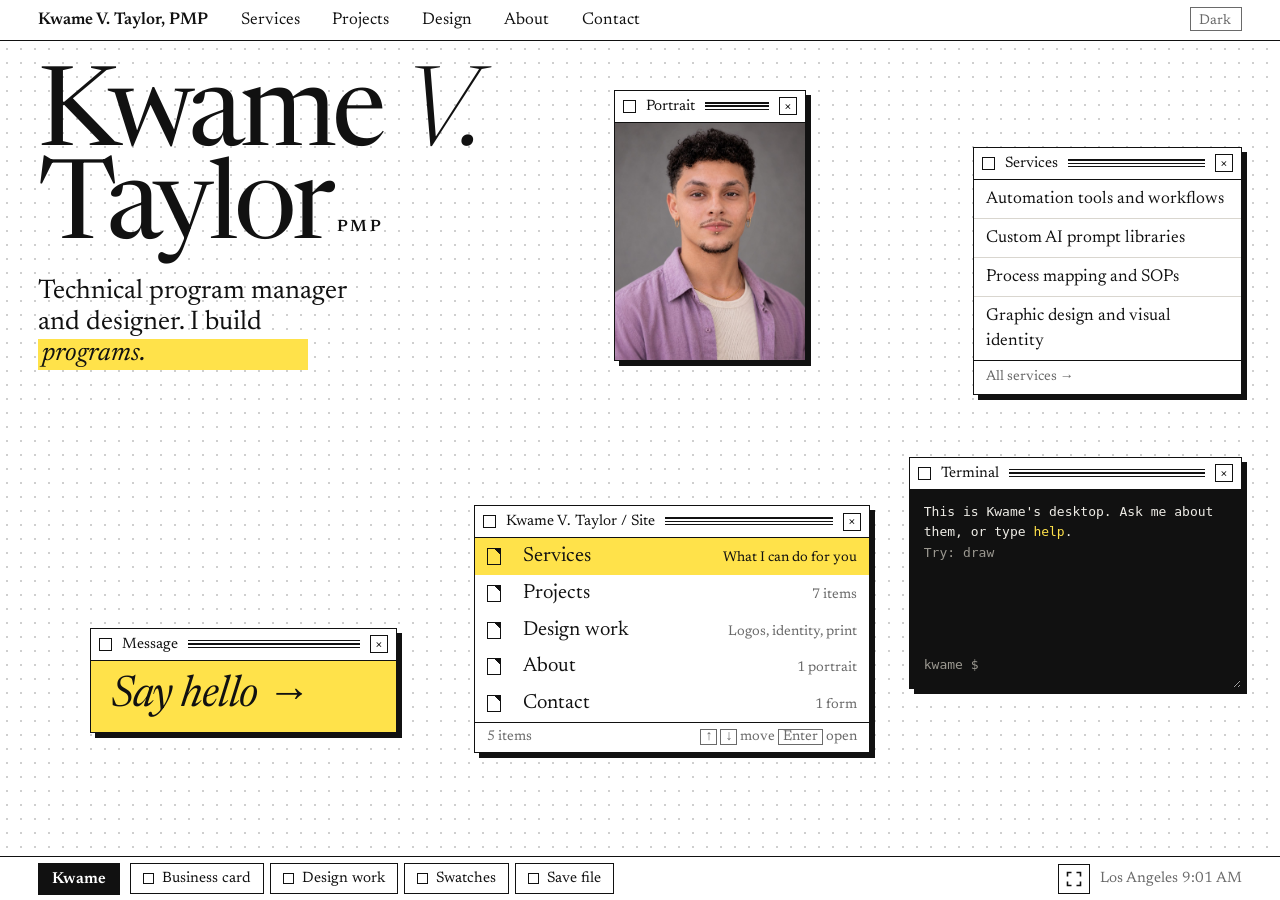
<file: index.html>
<!doctype html>
<html lang="en">
<head>
<meta charset="utf-8">
<meta name="viewport" content="width=device-width, initial-scale=1">
<title>Kwame V. Taylor, PMP</title>
<meta name="description" content="Kwame V. Taylor, PMP. Technical program manager and designer in Los Angeles.">
<link rel="icon" href="favicon.svg" type="image/svg+xml">
<link rel="preconnect" href="https://fonts.googleapis.com">
<link rel="preconnect" href="https://fonts.gstatic.com" crossorigin>
<link rel="stylesheet" href="https://fonts.googleapis.com/css2?family=Newsreader:ital,opsz,wght@0,6..72,300..700;1,6..72,300..700&display=swap">
<link rel="stylesheet" href="assets/css/site.css?v=883da53">
<script>try{var t=localStorage.getItem("theme");if(t)document.documentElement.dataset.theme=t;localStorage.removeItem("accent");localStorage.removeItem("save2");var a=sessionStorage.getItem("accent");if(/^#[0-9a-f]{6}$/i.test(a))document.documentElement.style.setProperty("--sel",a)}catch(e){}</script>
</head>
<body data-page="home">
<a class="skip" href="#main">Skip to content</a>
<header class="bar">
  <nav aria-label="Pages"><a class="me" href="index.html">Kwame V. Taylor, PMP</a><a href="services.html">Services</a><a href="projects.html">Projects</a><a href="design.html">Design</a><a href="about.html">About</a><a href="contact.html">Contact</a></nav>
  <div class="r"><button id="theme" type="button">Dark</button></div>
</header>
<main id="main" class="desk">
  <div class="hero">
    <h1>Kwame <em>V.</em> Taylor<small> PMP</small></h1>
    <p class="lead">Technical program manager and designer. I build <span class="swap">data models.</span></p>
  </div>
  <section class="win p" style="--x:48;--y:6;--w:15;--k:1" aria-label="Portrait"><div class="tb"><span>Portrait</span><button class="x" type="button" aria-label="Minimize Portrait">×</button></div><div class="photo" role="img" aria-label="Portrait placeholder"></div></section>
  <section class="win" style="--x:76;--y:13;--w:21;--k:2" aria-label="Services"><div class="tb"><span>Services</span><button class="x" type="button" aria-label="Minimize Services">×</button></div><ul class="svc" id="svc"></ul><a class="more" href="services.html">All services →︎</a></section>
  <section class="win cardwin" style="--x:72;--y:5;--w:25;--k:3" aria-label="Business card" data-start="min"><div class="tb"><span>Business card</span><button class="x" type="button" aria-label="Minimize Business card">×</button></div><div class="body cardwrap"><button class="flip" type="button" aria-pressed="false" aria-label="Flip the business card"><span class="card"><span class="face f"><span class="redact" aria-hidden="true"><em>Hidden from spam bots</em></span><img src="assets/img/card/front.png" alt="Front of Kwame's business card: Kwame V. Taylor, PMP. Technical Program Management, Data Science, Social Impact. Los Angeles, CA."></span><span class="face b"><img src="assets/img/card/fig-1.png" alt=""></span></span></button><p class="cardnote">Email hidden from spam bots. <a href="contact.html">Say hello →︎</a></p></div><div class="st"><span class="figno">Front</span><span>Click to flip</span></div></section>
  <section class="win" style="--x:37;--y:57;--w:31;--k:4" aria-label="Kwame V. Taylor / Site"><div class="tb"><span>Kwame V. Taylor / Site</span><button class="x" type="button" aria-label="Minimize Kwame V. Taylor / Site">×</button></div>
    <nav class="files" id="files" aria-label="Pages, as files">
      <a href="services.html" class="cur"><span>Services</span><small>What I can do for you</small></a>
      <a href="projects.html"><span>Projects</span><small id="pcount">Code and data</small></a>
      <a href="design.html"><span>Design work</span><small>Logos, identity, print</small></a>
      <a href="about.html"><span>About</span><small>1 portrait</small></a>
      <a href="contact.html"><span>Contact</span><small>1 form</small></a>
    </nav>
    <div class="st"><span>5 items</span><span class="keys"><kbd>↑︎</kbd><kbd>↓︎</kbd>move <kbd>Enter</kbd>open</span></div></section>
  <section class="win" style="--x:7;--y:72;--w:24;--k:5" aria-label="Message"><div class="tb"><span>Message</span><button class="x" type="button" aria-label="Minimize Message">×</button></div><a class="hello" href="contact.html">Say hello <b>→︎</b></a></section>
  <section class="win" style="--x:36;--y:20;--w:26;--k:6" aria-label="Design work" data-start="min"><div class="tb"><span>Design work</span><button class="x" type="button" aria-label="Minimize Design work">×</button></div><div class="body"><div class="folder" id="folder"></div></div><div class="st"><a href="design.html">Open the gallery →︎</a><span>Logos, identity, print</span></div></section>
  <section class="win" style="--x:40;--y:78;--w:23;--k:7" aria-label="Swatches" data-start="min"><div class="tb"><span>Swatches</span><button class="x" type="button" aria-label="Minimize Swatches">×</button></div><div class="body"><div class="sw" id="sw" role="group" aria-label="Accent color"></div><p class="k">Pick a color. It lasts for this visit.</p></div></section>
  <section class="win termwin" style="--x:71;--y:51;--w:26;--k:8" aria-label="Terminal"><div class="tb"><span>Terminal</span><button class="x" type="button" aria-label="Minimize Terminal">×</button></div><div class="term" id="term"><div id="tout"><p>This is Kwame's desktop. Ask me about them, or type <b>help</b>.</p></div><form id="tf"><label for="ti">kwame $</label><input id="ti" autocomplete="off" spellcheck="false" aria-label="Terminal command"></form></div></section>
  <section class="win" style="--x:44;--y:30;--w:24;--k:9" aria-label="Save file" data-start="min"><div class="tb"><span>Save file</span><button class="x" type="button" aria-label="Minimize Save file">×</button></div><div class="body"><div class="slot on"><b>Slot 1 · Kwame</b><span class="k">Class</span><span>Program manager, PMP</span><span class="k">Play time</span><span>99:59</span><span class="k">Location</span><span>Los Angeles</span></div><div class="slot e" id="slot2"><b>Slot 2 · Empty</b><span class="hint">Type save in the terminal.</span></div></div><div class="st"><span>About, as a save screen</span><a href="about.html">Continue →︎</a></div></section>
</main>
<div class="taskbar" role="toolbar" aria-label="Taskbar">
  <div class="start"><button id="startbtn" type="button" aria-expanded="false" aria-controls="startmenu">Kwame</button>
    <nav class="startmenu" id="startmenu" aria-label="Start menu" hidden>
      <a href="services.html">Services</a><a href="projects.html">Projects</a><a href="design.html">Design work</a><a href="about.html">About</a><a href="contact.html">Contact</a>
      <hr><a href="https://www.linkedin.com/in/kwame-v-taylor" target="_blank" rel="noopener">LinkedIn ↗︎</a><a href="https://github.com/KwameTaylor" target="_blank" rel="noopener">GitHub ↗︎</a>
    </nav></div>
  <div class="dock" id="dock" aria-label="Minimized windows"></div>
  <button class="fsbtn" id="fsbtn" type="button" aria-label="Full screen" aria-pressed="false" hidden><svg viewBox="0 0 16 16" width="16" height="16" aria-hidden="true"><path d="M1.5 5.5v-4h4M10.5 1.5h4v4M14.5 10.5v4h-4M5.5 14.5h-4v-4" fill="none" stroke="currentColor" stroke-width="1.6"/></svg></button>
  <span class="tclock" id="clock">Los Angeles</span>
</div>
<footer class="foot">
  <span>Kwame V. Taylor, PMP · Los Angeles, CA</span>
  <span><a href="https://www.linkedin.com/in/kwame-v-taylor" target="_blank" rel="noopener">LinkedIn</a><a href="https://github.com/KwameTaylor" target="_blank" rel="noopener">GitHub</a><a href="contact.html">Say hello</a></span>
</footer>
<script src="assets/js/content.js?v=883da53"></script>
<script src="assets/js/site.js?v=883da53"></script>
</body>
</html>
</file>
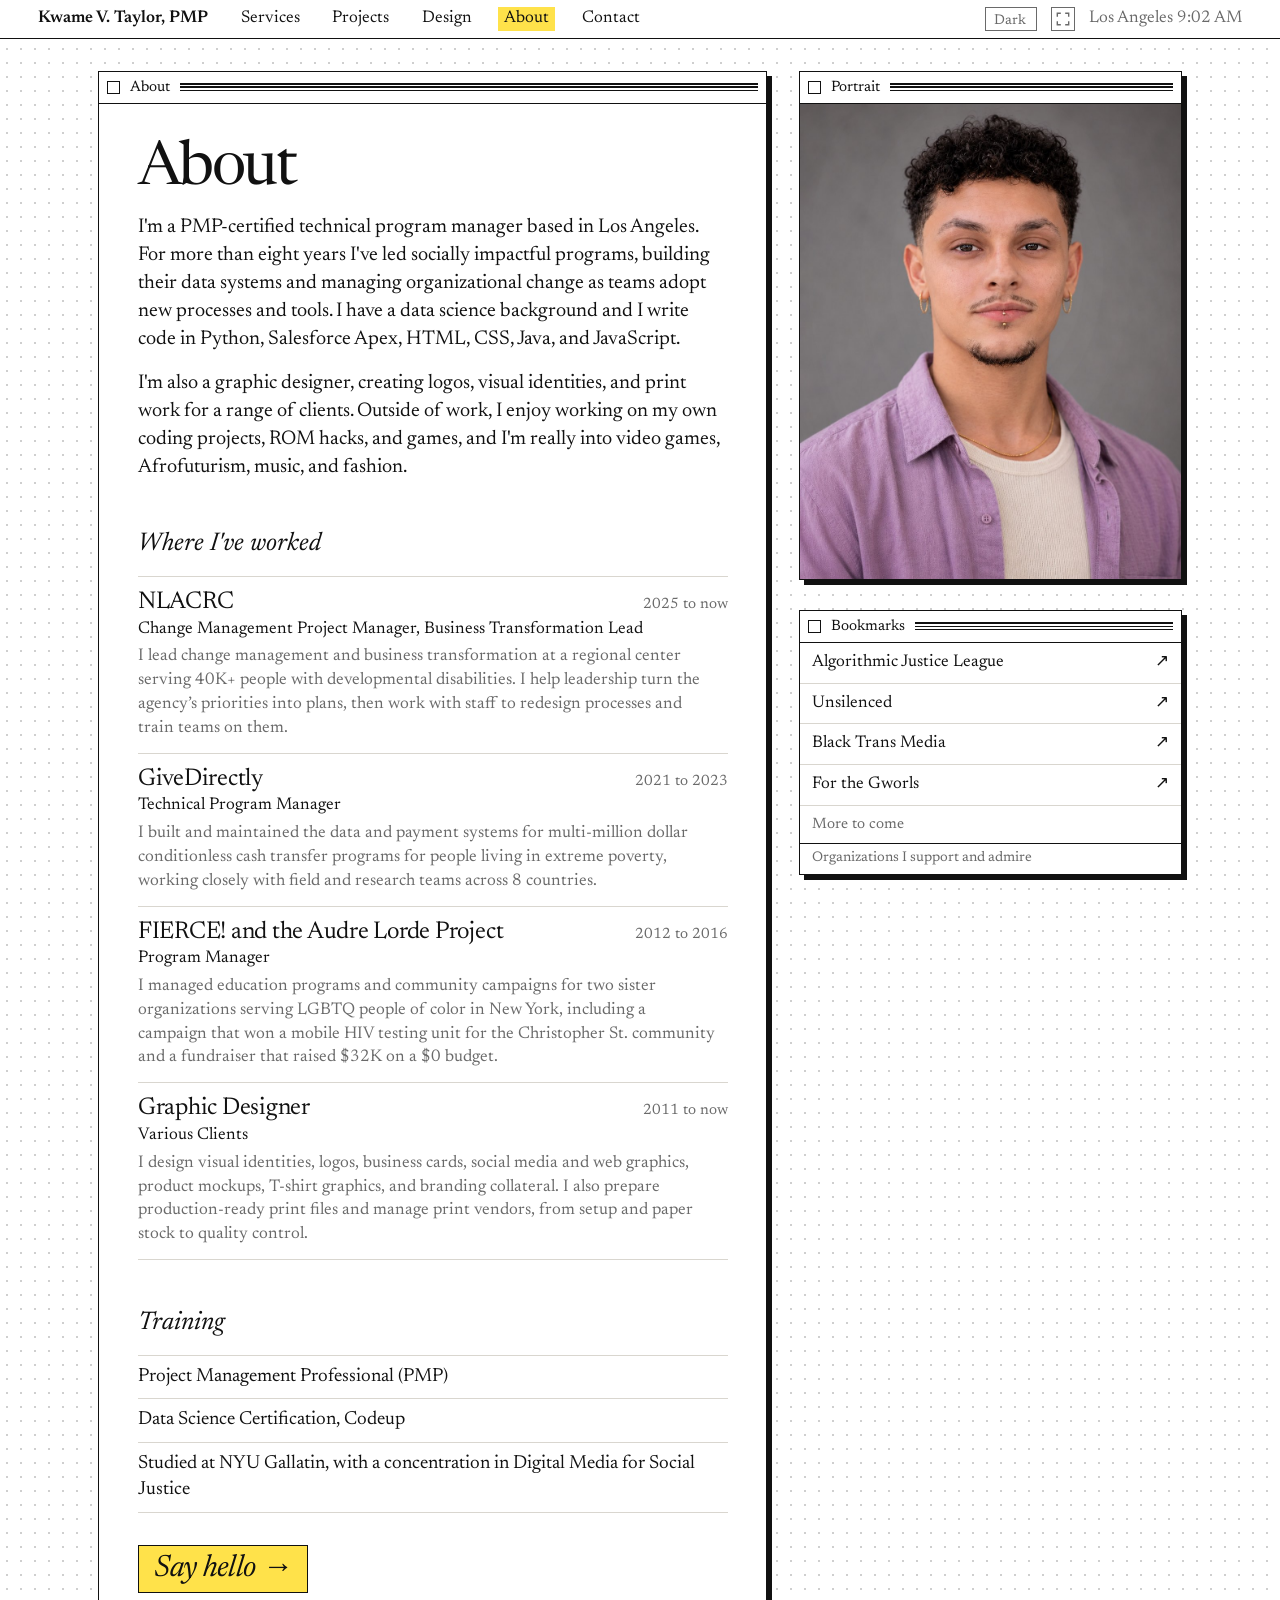
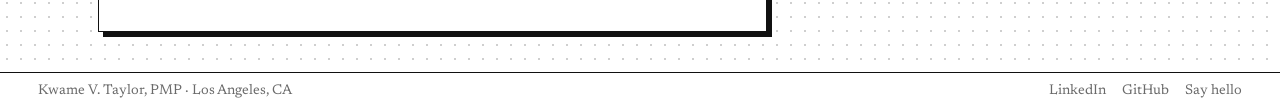
<file: about.html>
<!doctype html>
<html lang="en">
<head>
<meta charset="utf-8">
<meta name="viewport" content="width=device-width, initial-scale=1">
<title>About · Kwame V. Taylor</title>
<meta name="description" content="About Kwame V. Taylor, PMP, a technical program manager and designer in Los Angeles.">
<link rel="icon" href="favicon.svg" type="image/svg+xml">
<link rel="preconnect" href="https://fonts.googleapis.com">
<link rel="preconnect" href="https://fonts.gstatic.com" crossorigin>
<link rel="stylesheet" href="https://fonts.googleapis.com/css2?family=Newsreader:ital,opsz,wght@0,6..72,300..700;1,6..72,300..700&display=swap">
<link rel="stylesheet" href="assets/css/site.css?v=883da53">
<script>try{var t=localStorage.getItem("theme");if(t)document.documentElement.dataset.theme=t;localStorage.removeItem("accent");localStorage.removeItem("save2");var a=sessionStorage.getItem("accent");if(/^#[0-9a-f]{6}$/i.test(a))document.documentElement.style.setProperty("--sel",a)}catch(e){}</script>
</head>
<body data-page="about">
<a class="skip" href="#main">Skip to content</a>
<header class="bar">
  <nav aria-label="Pages"><a class="me" href="index.html">Kwame V. Taylor, PMP</a><a href="services.html">Services</a><a href="projects.html">Projects</a><a href="design.html">Design</a><a href="about.html" aria-current="page">About</a><a href="contact.html">Contact</a></nav>
  <div class="r"><button id="theme" type="button">Dark</button><button class="fsbtn" id="fsbtn" type="button" aria-label="Full screen" aria-pressed="false" hidden><svg viewBox="0 0 16 16" width="16" height="16" aria-hidden="true"><path d="M1.5 5.5v-4h4M10.5 1.5h4v4M14.5 10.5v4h-4M5.5 14.5h-4v-4" fill="none" stroke="currentColor" stroke-width="1.6"/></svg></button><span id="clock">Los Angeles</span></div>
</header>
<main id="main" class="page wide">
  <div class="cols">
    <section class="win doc"><div class="tb">About</div>
      <div class="body">
        <h1 class="h">About</h1>
        <p>I'm a PMP-certified technical program manager based in Los Angeles. For more than eight years I've led socially impactful programs, building their data systems and managing organizational change as teams adopt new processes and tools. I have a data science background and I write code in Python, Salesforce Apex, HTML, CSS, Java, and JavaScript. </p>
        <p>I'm also a graphic designer, creating logos, visual identities, and print work for a range of clients. Outside of work, I enjoy working on my own coding projects, ROM hacks, and games, and I'm really into video games, Afrofuturism, music, and fashion.</p>
        <h2 id="experience">Where I've worked</h2>
        <ul class="xp">
          <li><b>NLACRC</b><span class="when">2025 to now</span><span>Change Management Project Manager, Business Transformation Lead</span><p>I lead change management and business transformation at a regional center serving 40K+ people with developmental disabilities. I help leadership turn the agency’s priorities into plans, then work with staff to redesign processes and train teams on them.</p></li>
          <li><b>GiveDirectly</b><span class="when">2021 to 2023</span><span>Technical Program Manager</span><p>I built and maintained the data and payment systems for multi-million dollar conditionless cash transfer programs for people living in extreme poverty, working closely with field and research teams across 8 countries.</p></li>
          <li><b>FIERCE! and the Audre Lorde Project</b><span class="when">2012 to 2016</span><span>Program Manager</span><p>I managed education programs and community campaigns for two sister organizations serving LGBTQ people of color in New York, including a campaign that won a mobile HIV testing unit for the Christopher St. community and a fundraiser that raised $32K on a $0 budget.</p></li>
          <li><b>Graphic Designer</b><span class="when">2011 to now</span><span>Various Clients</span><p>I design visual identities, logos, business cards, social media and web graphics, product mockups, T-shirt graphics, and branding collateral. I also prepare production-ready print files and manage print vendors, from setup and paper stock to quality control.</p></li>
        </ul>
        <h2>Training</h2>
        <ul class="plain">
          <li>Project Management Professional (PMP)</li>
          <li>Data Science Certification, Codeup</li>
          <li>Studied at NYU Gallatin, with a concentration in Digital Media for Social Justice</li>
        </ul>
        <p style="margin-top:1.6em"><a class="cta" href="contact.html">Say hello <b>→︎</b></a></p>
      </div>
    </section>
    <div class="sidecol">
      <section class="win" aria-label="Portrait"><div class="tb">Portrait</div><div class="photo" role="img" aria-label="Portrait placeholder"></div></section>
      <section class="win" aria-label="Organizations I support and admire"><div class="tb">Bookmarks</div><ul class="bm" id="bm"></ul><div class="st"><span>Organizations I support and admire</span></div></section>
    </div>
  </div>
</main>
<footer class="foot">
  <span>Kwame V. Taylor, PMP · Los Angeles, CA</span>
  <span><a href="https://www.linkedin.com/in/kwame-v-taylor" target="_blank" rel="noopener">LinkedIn</a><a href="https://github.com/KwameTaylor" target="_blank" rel="noopener">GitHub</a><a href="contact.html">Say hello</a></span>
</footer>
<script src="assets/js/content.js?v=883da53"></script>
<script src="assets/js/site.js?v=883da53"></script>
</body>
</html>
</file>
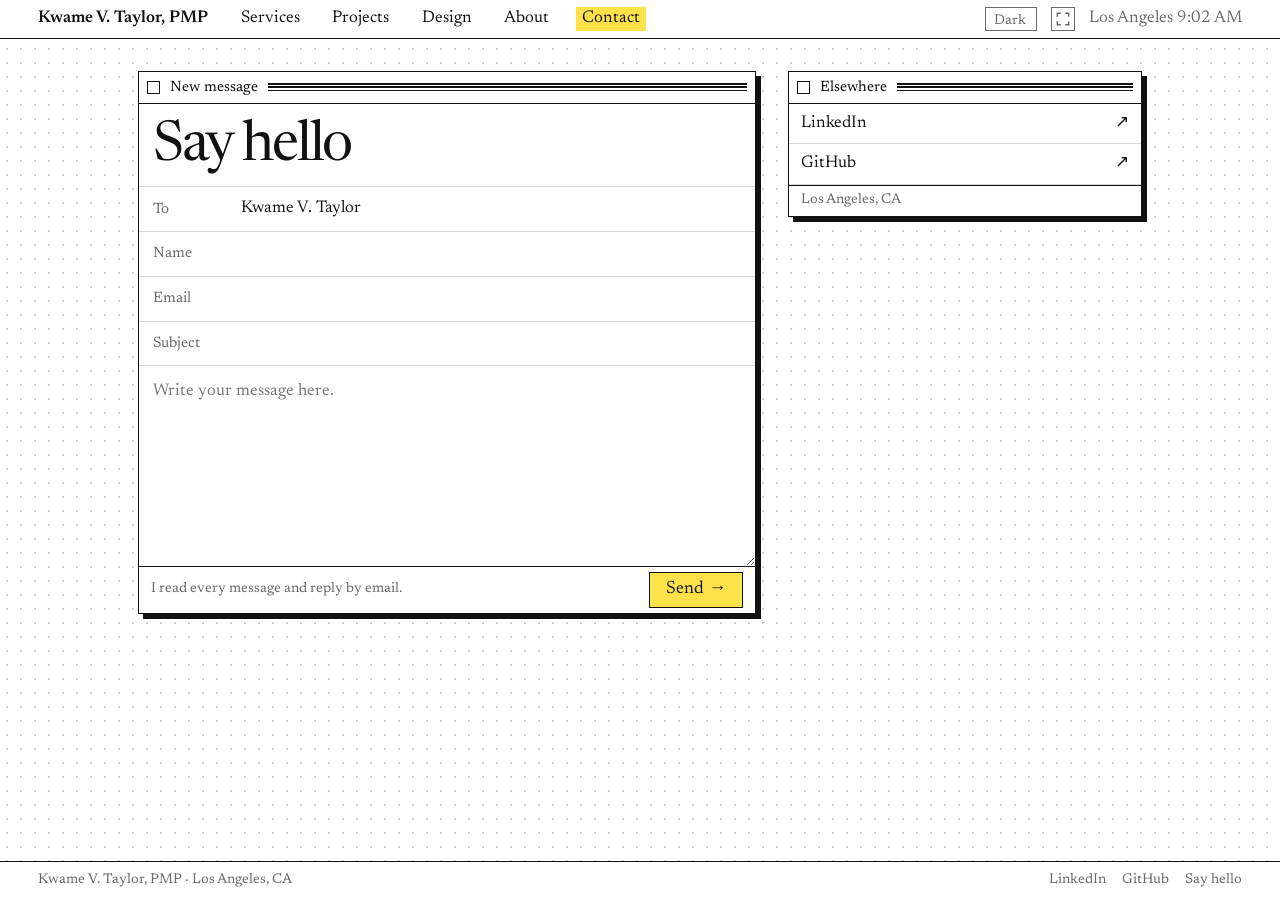
<file: contact.html>
<!doctype html>
<html lang="en">
<head>
<meta charset="utf-8">
<meta name="viewport" content="width=device-width, initial-scale=1">
<title>Contact · Kwame V. Taylor</title>
<meta name="description" content="Send a message to Kwame V. Taylor.">
<link rel="icon" href="favicon.svg" type="image/svg+xml">
<link rel="preconnect" href="https://fonts.googleapis.com">
<link rel="preconnect" href="https://fonts.gstatic.com" crossorigin>
<link rel="stylesheet" href="https://fonts.googleapis.com/css2?family=Newsreader:ital,opsz,wght@0,6..72,300..700;1,6..72,300..700&display=swap">
<link rel="stylesheet" href="assets/css/site.css?v=883da53">
<script>try{var t=localStorage.getItem("theme");if(t)document.documentElement.dataset.theme=t;localStorage.removeItem("accent");localStorage.removeItem("save2");var a=sessionStorage.getItem("accent");if(/^#[0-9a-f]{6}$/i.test(a))document.documentElement.style.setProperty("--sel",a)}catch(e){}</script>
</head>
<body data-page="contact">
<a class="skip" href="#main">Skip to content</a>
<header class="bar">
  <nav aria-label="Pages"><a class="me" href="index.html">Kwame V. Taylor, PMP</a><a href="services.html">Services</a><a href="projects.html">Projects</a><a href="design.html">Design</a><a href="about.html">About</a><a href="contact.html" aria-current="page">Contact</a></nav>
  <div class="r"><button id="theme" type="button">Dark</button><button class="fsbtn" id="fsbtn" type="button" aria-label="Full screen" aria-pressed="false" hidden><svg viewBox="0 0 16 16" width="16" height="16" aria-hidden="true"><path d="M1.5 5.5v-4h4M10.5 1.5h4v4M14.5 10.5v4h-4M5.5 14.5h-4v-4" fill="none" stroke="currentColor" stroke-width="1.6"/></svg></button><span id="clock">Los Angeles</span></div>
</header>
<main id="main" class="page">
  <div class="cols">
    <section class="win compose"><div class="tb">New message</div>
      <form id="form" method="post" novalidate>
        <h1 class="h" style="padding:18px 14px 14px;font-size:clamp(34px,4.4vw,64px)">Say hello</h1>
        <div class="f" style="border-top:1px solid var(--rule)"><label for="to">To</label><input id="to" value="Kwame V. Taylor" readonly tabindex="-1"></div>
        <div class="f"><label for="name">Name</label><input id="name" name="name" autocomplete="name" required></div>
        <div class="f"><label for="email">Email</label><input id="email" name="email" type="email" autocomplete="email" required></div>
        <div class="f"><label for="subject">Subject</label><input id="subject" name="subject"></div>
        <div class="hp" aria-hidden="true"><label for="gotcha">Leave this empty</label><input id="gotcha" name="_gotcha" tabindex="-1" autocomplete="off"></div>
        <label for="message" class="hp">Message</label>
        <textarea id="message" name="message" placeholder="Write your message here." required></textarea>
        <div class="st"><span id="fstatus" role="status">I read every message and reply by email.</span><button class="btn" id="send" type="submit">Send <b>→︎</b></button></div>
      </form>
    </section>
    <div class="sidecol">
      <section class="win" aria-label="Elsewhere"><div class="tb">Elsewhere</div>
        <ul class="bm"><li><a href="https://www.linkedin.com/in/kwame-v-taylor" target="_blank" rel="noopener"><span>LinkedIn</span><span aria-hidden="true">↗︎</span></a></li>
        <li><a href="https://github.com/KwameTaylor" target="_blank" rel="noopener"><span>GitHub</span><span aria-hidden="true">↗︎</span></a></li></ul>
        <div class="st"><span>Los Angeles, CA</span></div></section>
    </div>
  </div>
</main>
<footer class="foot">
  <span>Kwame V. Taylor, PMP · Los Angeles, CA</span>
  <span><a href="https://www.linkedin.com/in/kwame-v-taylor" target="_blank" rel="noopener">LinkedIn</a><a href="https://github.com/KwameTaylor" target="_blank" rel="noopener">GitHub</a><a href="contact.html">Say hello</a></span>
</footer>
<script src="assets/js/content.js?v=883da53"></script>
<script src="assets/js/site.js?v=883da53"></script>
</body>
</html>
</file>
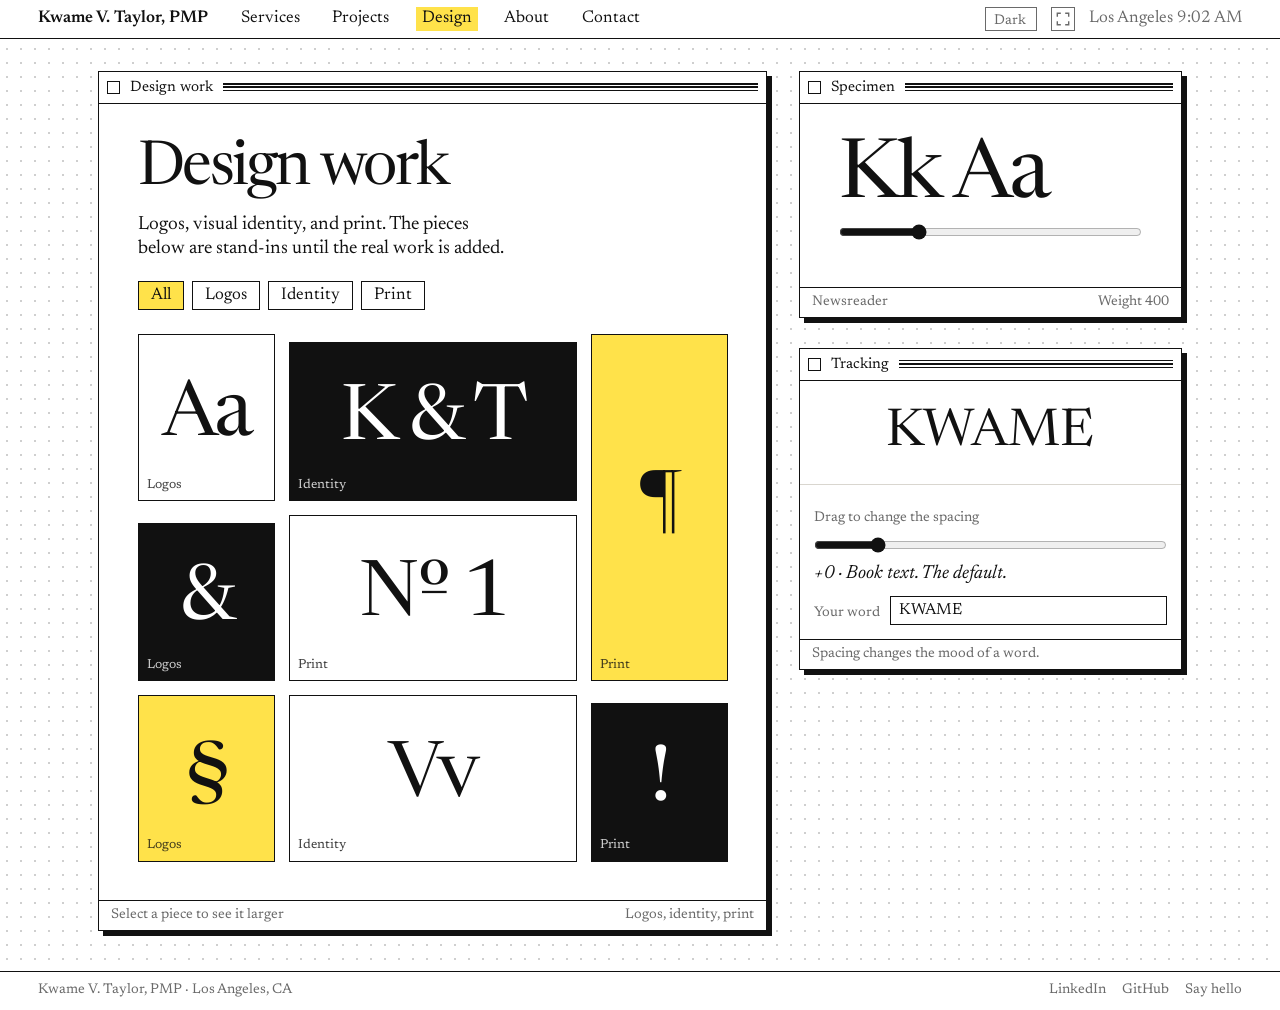
<file: design.html>
<!doctype html>
<html lang="en">
<head>
<meta charset="utf-8">
<meta name="viewport" content="width=device-width, initial-scale=1">
<title>Design work · Kwame V. Taylor</title>
<meta name="description" content="Graphic design by Kwame V. Taylor: logos, visual identity, and print.">
<link rel="icon" href="favicon.svg" type="image/svg+xml">
<link rel="preconnect" href="https://fonts.googleapis.com">
<link rel="preconnect" href="https://fonts.gstatic.com" crossorigin>
<link rel="stylesheet" href="https://fonts.googleapis.com/css2?family=Newsreader:ital,opsz,wght@0,6..72,300..700;1,6..72,300..700&display=swap">
<link rel="stylesheet" href="assets/css/site.css?v=883da53">
<script>try{var t=localStorage.getItem("theme");if(t)document.documentElement.dataset.theme=t;localStorage.removeItem("accent");localStorage.removeItem("save2");var a=sessionStorage.getItem("accent");if(/^#[0-9a-f]{6}$/i.test(a))document.documentElement.style.setProperty("--sel",a)}catch(e){}</script>
</head>
<body data-page="design">
<a class="skip" href="#main">Skip to content</a>
<header class="bar">
  <nav aria-label="Pages"><a class="me" href="index.html">Kwame V. Taylor, PMP</a><a href="services.html">Services</a><a href="projects.html">Projects</a><a href="design.html" aria-current="page">Design</a><a href="about.html">About</a><a href="contact.html">Contact</a></nav>
  <div class="r"><button id="theme" type="button">Dark</button><button class="fsbtn" id="fsbtn" type="button" aria-label="Full screen" aria-pressed="false" hidden><svg viewBox="0 0 16 16" width="16" height="16" aria-hidden="true"><path d="M1.5 5.5v-4h4M10.5 1.5h4v4M14.5 10.5v4h-4M5.5 14.5h-4v-4" fill="none" stroke="currentColor" stroke-width="1.6"/></svg></button><span id="clock">Los Angeles</span></div>
</header>
<main id="main" class="page wide">
  <div class="cols">
  <section class="win"><div class="tb">Design work</div>
    <div class="body">
      <div class="ghead"><div><h1 class="h">Design work</h1><p class="intro" style="max-width:34ch">Logos, visual identity, and print. The pieces below are stand-ins until the real work is added.</p></div>
        <div class="chips" id="chips" role="group" aria-label="Filter by type"></div></div>
      <div class="gal" id="gal"></div>
    </div>
    <div class="st"><span>Select a piece to see it larger</span><span>Logos, identity, print</span></div>
  </section>
  <div class="sidecol"><section class="win" aria-label="Specimen"><div class="tb"><span>Specimen</span></div><div class="body"><div class="aa" id="aa">Kk Aa</div><input type="range" id="wr" min="300" max="700" value="400" aria-label="Weight of the type specimen"></div><div class="st"><span>Newsreader</span><span id="wv">Weight 400</span></div></section><section class="win" id="track" aria-label="Tracking"><div class="tb"><span>Tracking</span></div><div class="tstage"><span class="tghost" id="tghost" aria-hidden="true"></span><span class="tword" id="tword">KWAME</span></div><div class="body tctl"><label class="k" for="tslide">Drag to change the spacing</label><input type="range" id="tslide" min="-0.12" max="0.6" step="0.005" value="0"><p class="tmood" id="tmood" role="status"></p><div class="trow"><label class="k" for="tinput">Your word</label><input id="tinput" maxlength="14" value="KWAME" autocomplete="off" spellcheck="false"></div></div><div class="st"><span id="tstatus">Spacing changes the mood of a word.</span></div></section></div></div>
  <dialog id="viewer" aria-labelledby="vtitle"><div class="tb"><span id="vtitle"></span><button id="vclose" type="button" aria-label="Close">Close ✕</button></div><div id="vbig" class="big"></div><div class="st"><span id="vcap"></span></div></dialog>
</main>
<footer class="foot">
  <span>Kwame V. Taylor, PMP · Los Angeles, CA</span>
  <span><a href="https://www.linkedin.com/in/kwame-v-taylor" target="_blank" rel="noopener">LinkedIn</a><a href="https://github.com/KwameTaylor" target="_blank" rel="noopener">GitHub</a><a href="contact.html">Say hello</a></span>
</footer>
<script src="assets/js/content.js?v=883da53"></script>
<script src="assets/js/site.js?v=883da53"></script>
</body>
</html>
</file>
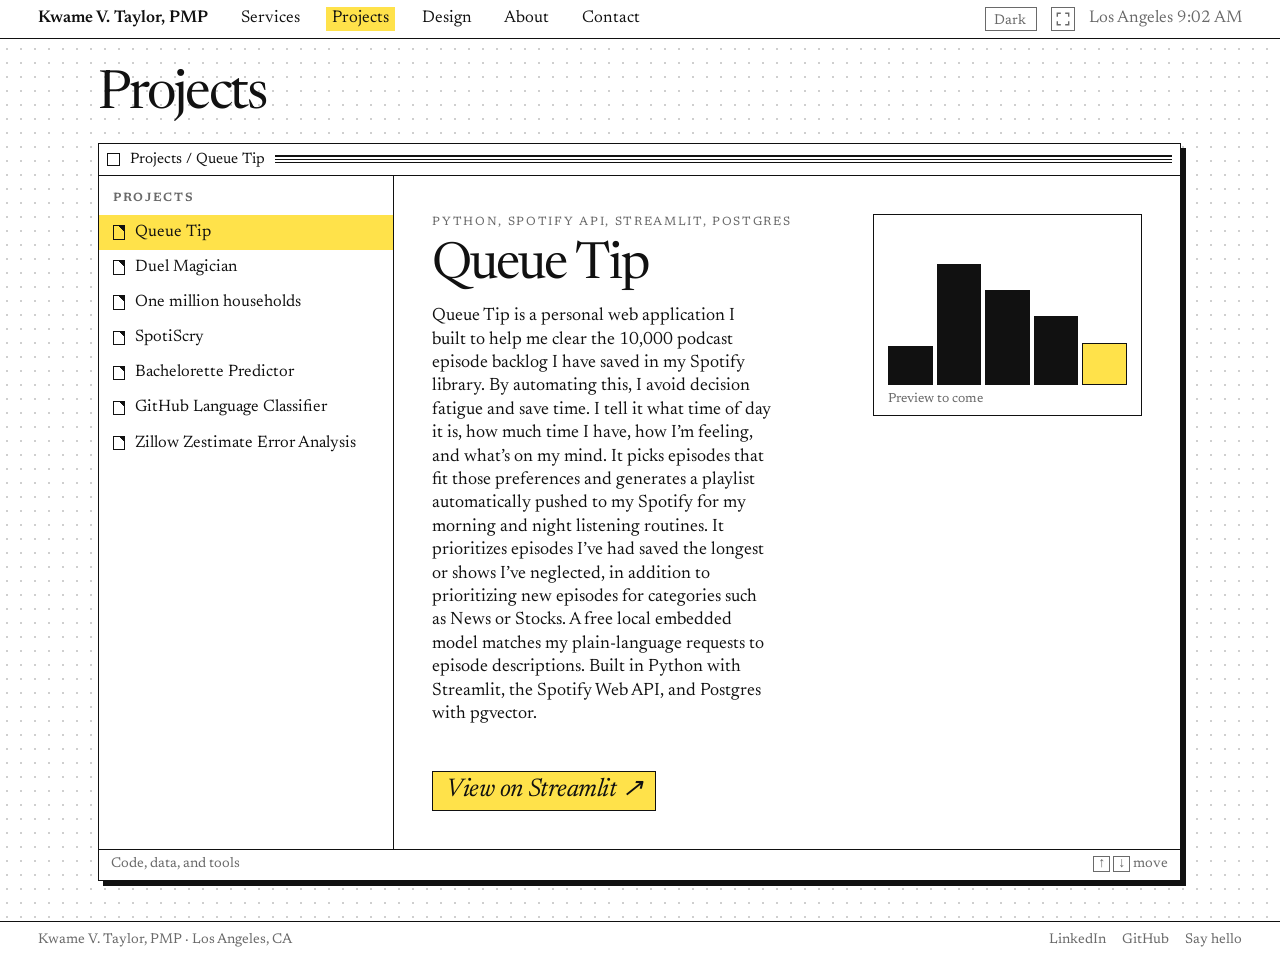
<file: projects.html>
<!doctype html>
<html lang="en">
<head>
<meta charset="utf-8">
<meta name="viewport" content="width=device-width, initial-scale=1">
<title>Projects · Kwame V. Taylor</title>
<meta name="description" content="Code and data projects by Kwame V. Taylor.">
<link rel="icon" href="favicon.svg" type="image/svg+xml">
<link rel="preconnect" href="https://fonts.googleapis.com">
<link rel="preconnect" href="https://fonts.gstatic.com" crossorigin>
<link rel="stylesheet" href="https://fonts.googleapis.com/css2?family=Newsreader:ital,opsz,wght@0,6..72,300..700;1,6..72,300..700&display=swap">
<link rel="stylesheet" href="assets/css/site.css?v=883da53">
<script>try{var t=localStorage.getItem("theme");if(t)document.documentElement.dataset.theme=t;localStorage.removeItem("accent");localStorage.removeItem("save2");var a=sessionStorage.getItem("accent");if(/^#[0-9a-f]{6}$/i.test(a))document.documentElement.style.setProperty("--sel",a)}catch(e){}</script>
</head>
<body data-page="projects">
<a class="skip" href="#main">Skip to content</a>
<header class="bar">
  <nav aria-label="Pages"><a class="me" href="index.html">Kwame V. Taylor, PMP</a><a href="services.html">Services</a><a href="projects.html" aria-current="page">Projects</a><a href="design.html">Design</a><a href="about.html">About</a><a href="contact.html">Contact</a></nav>
  <div class="r"><button id="theme" type="button">Dark</button><button class="fsbtn" id="fsbtn" type="button" aria-label="Full screen" aria-pressed="false" hidden><svg viewBox="0 0 16 16" width="16" height="16" aria-hidden="true"><path d="M1.5 5.5v-4h4M10.5 1.5h4v4M14.5 10.5v4h-4M5.5 14.5h-4v-4" fill="none" stroke="currentColor" stroke-width="1.6"/></svg></button><span id="clock">Los Angeles</span></div>
</header>
<main id="main" class="page wide">
  <h1 class="h" style="margin-bottom:24px">Projects</h1>
  <section class="win"><div class="tb"><span id="ppath">Projects</span></div>
    <div class="panes">
      <nav class="side" id="plist" aria-label="Projects"><h2>Projects</h2></nav>
      <div class="view" aria-live="polite">
        <div><p class="meta" id="pmeta"></p><h2 class="h" id="pname"></h2><p class="t" id="ptext"></p></div>
        <div class="shot" id="pshot"></div>
        <div class="go" id="pgo"></div>
      </div>
    </div>
    <div class="st"><span>Code, data, and tools</span><span class="keys"><kbd>↑︎</kbd><kbd>↓︎</kbd>move</span></div>
  </section>
</main>
<footer class="foot">
  <span>Kwame V. Taylor, PMP · Los Angeles, CA</span>
  <span><a href="https://www.linkedin.com/in/kwame-v-taylor" target="_blank" rel="noopener">LinkedIn</a><a href="https://github.com/KwameTaylor" target="_blank" rel="noopener">GitHub</a><a href="contact.html">Say hello</a></span>
</footer>
<script src="assets/js/content.js?v=883da53"></script>
<script src="assets/js/site.js?v=883da53"></script>
</body>
</html>
</file>
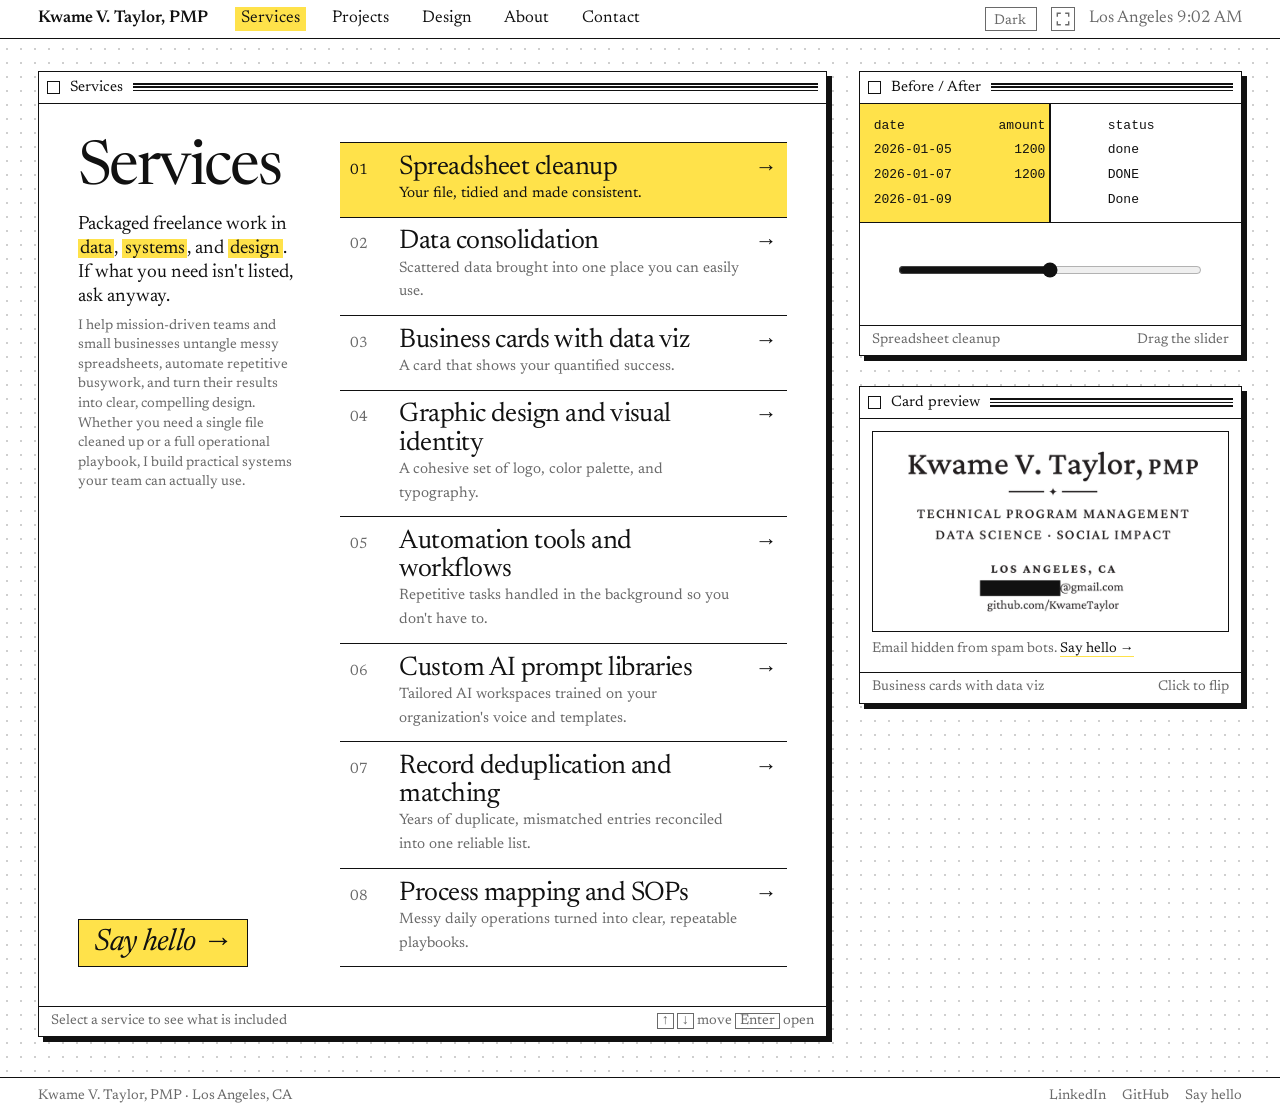
<file: services.html>
<!doctype html>
<html lang="en">
<head>
<meta charset="utf-8">
<meta name="viewport" content="width=device-width, initial-scale=1">
<title>Services · Kwame V. Taylor</title>
<meta name="description" content="Freelance data, process, and design services from Kwame V. Taylor.">
<link rel="icon" href="favicon.svg" type="image/svg+xml">
<link rel="preconnect" href="https://fonts.googleapis.com">
<link rel="preconnect" href="https://fonts.gstatic.com" crossorigin>
<link rel="stylesheet" href="https://fonts.googleapis.com/css2?family=Newsreader:ital,opsz,wght@0,6..72,300..700;1,6..72,300..700&display=swap">
<link rel="stylesheet" href="assets/css/site.css?v=883da53">
<script>try{var t=localStorage.getItem("theme");if(t)document.documentElement.dataset.theme=t;localStorage.removeItem("accent");localStorage.removeItem("save2");var a=sessionStorage.getItem("accent");if(/^#[0-9a-f]{6}$/i.test(a))document.documentElement.style.setProperty("--sel",a)}catch(e){}</script>
</head>
<body data-page="services">
<a class="skip" href="#main">Skip to content</a>
<header class="bar">
  <nav aria-label="Pages"><a class="me" href="index.html">Kwame V. Taylor, PMP</a><a href="services.html" aria-current="page">Services</a><a href="projects.html">Projects</a><a href="design.html">Design</a><a href="about.html">About</a><a href="contact.html">Contact</a></nav>
  <div class="r"><button id="theme" type="button">Dark</button><button class="fsbtn" id="fsbtn" type="button" aria-label="Full screen" aria-pressed="false" hidden><svg viewBox="0 0 16 16" width="16" height="16" aria-hidden="true"><path d="M1.5 5.5v-4h4M10.5 1.5h4v4M14.5 10.5v4h-4M5.5 14.5h-4v-4" fill="none" stroke="currentColor" stroke-width="1.6"/></svg></button><span id="clock">Los Angeles</span></div>
</header>
<main id="main" class="page wide svcpage">
  <div class="cols">
  <section class="win"><div class="tb">Services</div>
    <div class="body split">
      <div class="l"><div><h1 class="h">Services</h1><p class="intro">Packaged freelance work in <mark>data</mark>, <mark>systems</mark>, and <mark>design</mark>. If what you need isn't listed, ask anyway.</p>
      <p class="k">I help mission-driven teams and small businesses untangle messy spreadsheets, automate repetitive busywork, and turn their results into clear, compelling design. Whether you need a single file cleaned up or a full operational playbook, I build practical systems your team can actually use.</p></div>
        <div><a class="cta" href="contact.html">Say hello <b>→︎</b></a></div></div>
      <ul class="rows" id="rows"></ul>
    </div>
    <div class="st"><span>Select a service to see what is included</span><span class="keys"><kbd>↑︎</kbd><kbd>↓︎</kbd>move <kbd>Enter</kbd>open</span></div>
  </section>
  <div class="sidecol">
  <section class="win" aria-label="Before / After"><div class="tb"><span>Before / After</span></div><div class="ba" id="ba"><pre class="before">date            amount        status
jan 5            12,00        done
1/7/26          1200.0        DONE
Jan-09            n/a         Done </pre><pre class="after" aria-hidden="true">date            amount        status
2026-01-05        1200        done
2026-01-07        1200        done
2026-01-09                    done</pre></div><div class="body"><input type="range" id="bar" min="0" max="100" value="50" aria-label="Slide to compare before and after"></div><div class="st"><a href="services.html#spreadsheet-cleanup">Spreadsheet cleanup</a><span>Drag the slider</span></div></section>
  <section class="win" aria-label="Card preview"><div class="tb"><span>Card preview</span></div><div class="body cardwrap"><button class="flip" type="button" aria-pressed="false" aria-label="Flip the business card"><span class="card"><span class="face f"><span class="redact" aria-hidden="true"><em>Hidden from scrapers</em></span><img src="assets/img/card/front.png" alt="Front of Kwame's business card: Kwame V. Taylor, PMP. Technical Program Management, Data Science, Social Impact. Los Angeles, CA."></span><span class="face b"><img src="assets/img/card/fig-1.png" alt=""></span></span></button><p class="cardnote">Email hidden from spam bots. <a href="contact.html">Say hello →︎</a></p></div><div class="st"><a href="services.html#business-cards-with-data-viz">Business cards with data viz</a><span class="figno">Click to flip</span></div></section>
  </div></div>
</main>
<footer class="foot">
  <span>Kwame V. Taylor, PMP · Los Angeles, CA</span>
  <span><a href="https://www.linkedin.com/in/kwame-v-taylor" target="_blank" rel="noopener">LinkedIn</a><a href="https://github.com/KwameTaylor" target="_blank" rel="noopener">GitHub</a><a href="contact.html">Say hello</a></span>
</footer>
<script src="assets/js/content.js?v=883da53"></script>
<script src="assets/js/site.js?v=883da53"></script>
</body>
</html>
</file>
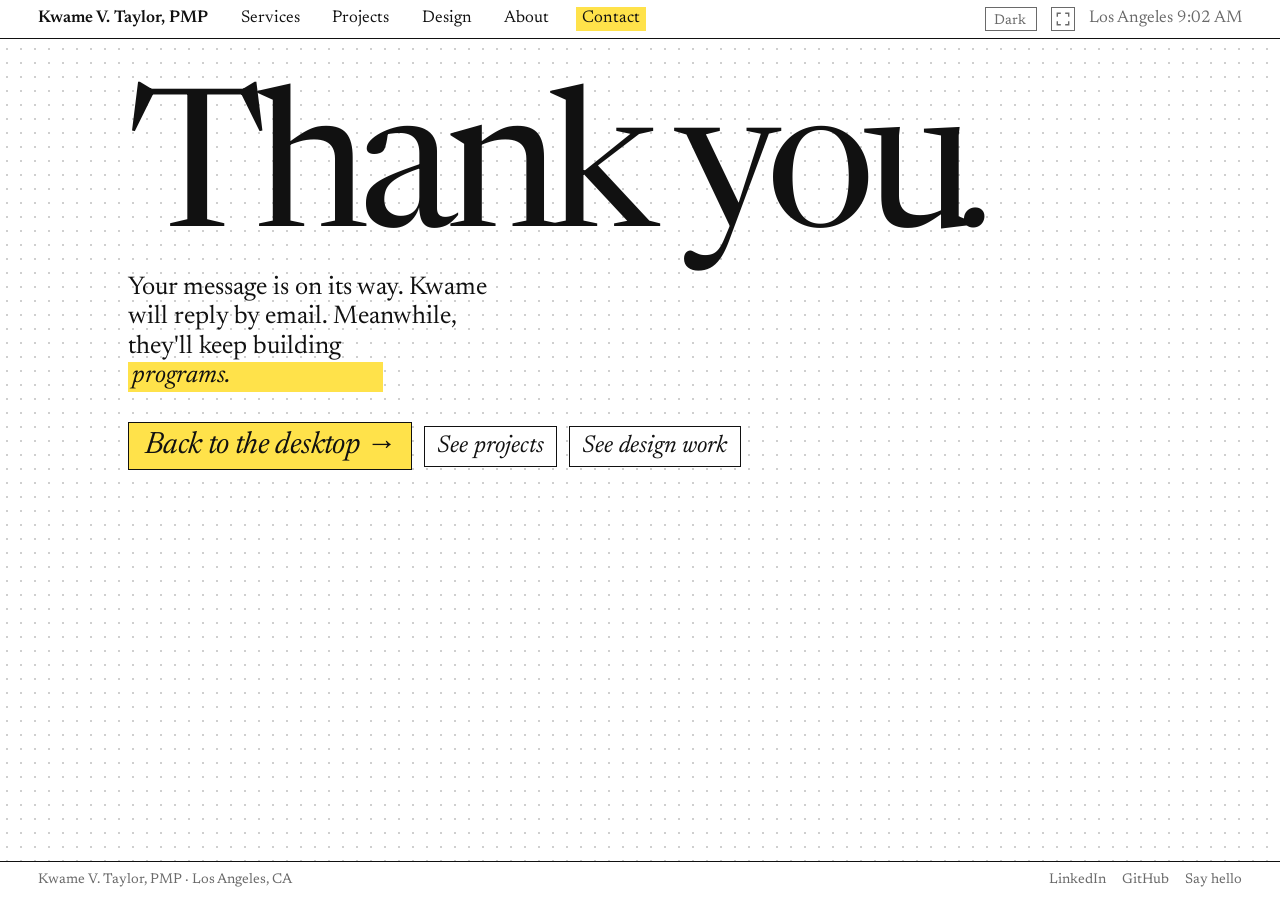
<file: thanks.html>
<!doctype html>
<html lang="en">
<head>
<meta charset="utf-8">
<meta name="viewport" content="width=device-width, initial-scale=1">
<title>Thanks · Kwame V. Taylor</title>
<meta name="description" content="Your message to Kwame V. Taylor is on its way.">
<meta name="robots" content="noindex">
<link rel="icon" href="favicon.svg" type="image/svg+xml">
<link rel="preconnect" href="https://fonts.googleapis.com">
<link rel="preconnect" href="https://fonts.gstatic.com" crossorigin>
<link rel="stylesheet" href="https://fonts.googleapis.com/css2?family=Newsreader:ital,opsz,wght@0,6..72,300..700;1,6..72,300..700&display=swap">
<link rel="stylesheet" href="assets/css/site.css?v=883da53">
<script>try{var t=localStorage.getItem("theme");if(t)document.documentElement.dataset.theme=t;localStorage.removeItem("accent");localStorage.removeItem("save2");var a=sessionStorage.getItem("accent");if(/^#[0-9a-f]{6}$/i.test(a))document.documentElement.style.setProperty("--sel",a)}catch(e){}</script>
</head>
<body data-page="thanks">
<a class="skip" href="#main">Skip to content</a>
<header class="bar">
  <nav aria-label="Pages"><a class="me" href="index.html">Kwame V. Taylor, PMP</a><a href="services.html">Services</a><a href="projects.html">Projects</a><a href="design.html">Design</a><a href="about.html">About</a><a href="contact.html" aria-current="page">Contact</a></nav>
  <div class="r"><button id="theme" type="button">Dark</button><button class="fsbtn" id="fsbtn" type="button" aria-label="Full screen" aria-pressed="false" hidden><svg viewBox="0 0 16 16" width="16" height="16" aria-hidden="true"><path d="M1.5 5.5v-4h4M10.5 1.5h4v4M14.5 10.5v4h-4M5.5 14.5h-4v-4" fill="none" stroke="currentColor" stroke-width="1.6"/></svg></button><span id="clock">Los Angeles</span></div>
</header>
<main id="main" class="page thanks">
  <h1 id="thx">Thank you<em>.</em></h1>
  <p class="lead">Your message is on its way. Kwame will reply by email. Meanwhile, they'll keep building <span class="swap">programs.</span></p>
  <div class="row"><a class="cta" href="index.html">Back to the desktop <b>→︎</b></a><a class="ghost" href="projects.html">See projects</a><a class="ghost" href="design.html">See design work</a></div>
</main>
<footer class="foot">
  <span>Kwame V. Taylor, PMP · Los Angeles, CA</span>
  <span><a href="https://www.linkedin.com/in/kwame-v-taylor" target="_blank" rel="noopener">LinkedIn</a><a href="https://github.com/KwameTaylor" target="_blank" rel="noopener">GitHub</a><a href="contact.html">Say hello</a></span>
</footer>
<script src="assets/js/content.js?v=883da53"></script>
<script src="assets/js/site.js?v=883da53"></script>
</body>
</html>
</file>
<file: assets/css/site.css>
/* Styles for kwametaylor.github.io.
   Order: color and type tokens, shared parts (menu bar, windows), then one block per page. */

:root {
  --bg: #ffffff;        /* desktop */
  --dot: #cfcfcf;       /* dot grid on the desktop */
  --ink: #111111;       /* text */
  --mute: #6a6a6a;      /* secondary text */
  --win: #ffffff;       /* window fill */
  --win-ink: #111111;   /* text inside windows */
  --win-mute: #6a6a6a;
  --win-rule: #d9d6cf;
  --line: #111111;      /* window borders */
  --chrome: #111111;    /* title bar box and stripes */
  --shadow: #111111;    /* hard window shadow */
  --rule: #d9d6cf;      /* hairlines inside windows */
  --sel: #ffe24a;       /* the one highlight color */
  --on-sel: #111111;    /* text on the highlight */
  --photo: #111111;     /* portrait placeholder fill */
  --photo-line: #ffffff;
  --serif: "Newsreader", Georgia, "Times New Roman", serif;
  --gut: max(16px, 3vw);
  color-scheme: light;
}
@media (prefers-color-scheme: dark) {
  :root:not([data-theme="light"]) {
    --bg: #151515; --dot: #2b2b2b; --ink: #efede7; --mute: #9b9890; --win: #f3efe2; --win-ink: #111111; --win-mute: #5f5c56; --win-rule: #d6d1c3; --line: #111111;
    --chrome: #111111; --shadow: #000000; --rule: #3b3a37; --photo: #0f0f0f; --photo-line: #efede7;
    color-scheme: dark;
  }
}
:root[data-theme="dark"] {
  --bg: #151515; --dot: #2b2b2b; --ink: #efede7; --mute: #9b9890; --win: #f3efe2; --win-ink: #111111; --win-mute: #5f5c56; --win-rule: #d6d1c3; --line: #111111;
    --chrome: #111111; --shadow: #000000; --rule: #3b3a37; --photo: #0f0f0f; --photo-line: #efede7;
  color-scheme: dark;
}

@view-transition { navigation: auto; }

* { box-sizing: border-box; }
html { -webkit-text-size-adjust: 100%; }
body {
  margin: 0; min-height: 100vh; display: flex; flex-direction: column;
  background: var(--bg) radial-gradient(var(--dot) 1px, transparent 1.2px) 0 0 / 14px 14px;
  color: var(--ink); font: 400 17px/1.4 var(--serif);
}
a { color: inherit; text-decoration: none; }
button, input, select, textarea { font: inherit; color: inherit; }
h1, h2, h3, p { margin: 0; }
ul { margin: 0; padding: 0; list-style: none; }
:focus-visible { outline: 2px solid var(--ink); outline-offset: 2px; }
.skip { position: absolute; left: -999px; top: 8px; background: var(--sel); color: var(--on-sel); padding: 6px 10px; z-index: 100; }
.skip:focus { left: 8px; }
.mute { color: var(--mute); }
mark { background: var(--sel); color: var(--on-sel); padding: 0 .12em; }
kbd { font: inherit; border: 1px solid; padding: 0 4px; margin-right: 3px; }

/* Menu bar */
.bar {
  position: sticky; top: 0; z-index: 50; background: var(--bg); border-bottom: 1.5px solid var(--line);
  display: flex; justify-content: space-between; align-items: baseline; gap: 16px; padding: 7px var(--gut);
}
.bar nav { display: flex; gap: 2px clamp(6px, 1.6vw, 22px); flex-wrap: wrap; align-items: baseline; margin-left: -6px; }
.bar nav a { padding: 0 6px; }
.bar .me { font-weight: 600; }
.bar nav a:hover, .bar nav a[aria-current="page"] { background: var(--sel); color: var(--on-sel); }
.bar .r { display: flex; gap: 14px; align-items: baseline; color: var(--mute); white-space: nowrap; }
.bar button { border: 1px solid var(--mute); background: none; padding: 6px 10px 2px 8px; line-height: 1; cursor: pointer; color: var(--mute); font-size: 14px; align-self: center; }
.bar button:hover { background: var(--sel); color: var(--on-sel); border-color: var(--on-sel); }

/* Windows */
.win, dialog, .dock button { background: var(--win); color: var(--win-ink); --ink: var(--win-ink); --mute: var(--win-mute); --rule: var(--win-rule); --bg: var(--win); }
.win { border: 1.5px solid var(--line); box-shadow: 5px 5px 0 var(--shadow); }
.tb { display: flex; align-items: center; gap: 10px; padding: 5px 8px; border-bottom: 1.5px solid var(--line); font-size: 15px; user-select: none; }
.tb::before { content: ""; width: 11px; height: 11px; border: 1.5px solid var(--chrome); flex: none; }
.tb::after { content: ""; flex: 1; height: 9px; background: repeating-linear-gradient(var(--chrome) 0 1.5px, transparent 1.5px 3.5px); order: 1; }
.tb .x { order: 2; border: 1.5px solid var(--chrome); background: none; width: 18px; height: 18px; line-height: 1; padding: 0; cursor: pointer; font-size: 15px; display: grid; place-items: center; flex: none; }
.tb .x:hover, .tb .x:focus-visible { background: var(--sel); color: var(--on-sel); }
.win.min { display: none; }
/* Windows that start in the taskbar stay hidden even if a script fails; restoring one removes data-start */
.desk .win[data-start="min"] { display: none; }
/* Taskbar on the home page: start menu, minimized windows, clock */
body[data-page="home"] .foot { display: none; }
body[data-page="home"] .desk { min-height: calc(100vh - 42px - 44px); margin-bottom: 44px; overflow: clip; }
.taskbar { position: fixed; left: 0; right: 0; bottom: 0; z-index: 60; height: 44px; display: flex; align-items: center; gap: 10px; padding: 0 var(--gut); border-top: 1.5px solid var(--line); background: var(--win); color: var(--win-ink); --ink: var(--win-ink); --mute: var(--win-mute); }
.start { position: relative; flex: none; }
#startbtn { border: 0; background: var(--ink); color: var(--win); font: 600 16px/1 var(--serif); padding: 8px 14px; cursor: pointer; }
#startbtn:hover, #startbtn[aria-expanded="true"] { background: var(--sel); color: var(--on-sel); }
.startmenu { position: absolute; left: 0; bottom: calc(100% + 8px); min-width: 210px; background: var(--win); border: 1.5px solid var(--line); box-shadow: 5px 5px 0 var(--shadow); padding: 6px 0; display: flex; flex-direction: column; }
.startmenu[hidden] { display: none; }
.startmenu a { padding: 6px 16px; font-size: 18px; }
.startmenu a:hover, .startmenu a:focus-visible { background: var(--sel); color: var(--on-sel); outline: 0; }
.startmenu hr { border: 0; border-top: 1px solid var(--win-rule); margin: 6px 0; }
.dock { flex: 1; min-width: 0; display: flex; gap: 6px; overflow-x: auto; scrollbar-width: none; }
.dock button { flex: none; border: 1.5px solid var(--line); background: var(--win); color: var(--ink); padding: 4px 12px; font-size: 15px; cursor: pointer; display: flex; align-items: center; gap: 8px; animation: pop .25s both; }
.dock button i { display: none; }
.dock button::before { content: ""; width: 9px; height: 9px; border: 1.5px solid currentColor; flex: none; }
.dock button:hover, .dock button:focus-visible { background: var(--sel); color: var(--on-sel); outline: 0; }
.tclock { flex: none; color: var(--mute); font-size: 15px; white-space: nowrap; font-variant-numeric: tabular-nums; }
.st a:hover { background: var(--sel); color: var(--on-sel); }
.st { border-top: 1.5px solid var(--line); padding: 5px 12px; font-size: 14px; color: var(--mute); display: flex; justify-content: space-between; gap: 10px; flex-wrap: wrap; }
.photo { aspect-ratio: 4 / 5; background: var(--photo); position: relative; overflow: hidden; }
.photo::before { content: ""; position: absolute; left: 28%; right: 28%; top: 18%; height: 40%; border: 1px solid var(--photo-line); border-radius: 50%; }
.photo::after { content: ""; position: absolute; left: 10%; right: 10%; bottom: -1px; height: 32%; border: 1px solid var(--photo-line); border-radius: 50% 50% 0 0; }
.photo img { position: absolute; inset: 0; width: 100%; height: 100%; object-fit: cover; }
.photo.has::before, .photo.has::after { display: none; }
.cta {
  display: inline-block; font: italic 400 clamp(24px, 2.4vw, 38px)/1 var(--serif); letter-spacing: -.02em;
  background: var(--sel); color: var(--on-sel); padding: .25em .5em; border: 1.5px solid var(--on-sel); cursor: pointer;
}
.cta b { display: inline-block; font-weight: 400; transition: transform .25s; }
.cta:hover b, .cta:focus-visible b { transform: translateX(.25em); }
.link { border-bottom: 2px solid var(--sel); }
.link:hover { background: var(--sel); color: var(--on-sel); }

/* Rotating phrase */
.swap { display: inline-grid; overflow: clip; vertical-align: bottom; background: var(--sel); color: var(--on-sel); font-style: italic; padding: 0 .15em; }
.swap span { grid-area: 1 / 1; white-space: nowrap; }
.swap .sz { visibility: hidden; }
.swap .on { transition: transform .38s cubic-bezier(.7, 0, .2, 1); }
.swap .on.out { transform: translateY(-115%); }
.swap .on.in { transform: translateY(115%); transition: none; }

/* Footer */
.foot { border-top: 1.5px solid var(--line); background: var(--bg); padding: 9px var(--gut); font-size: 14px; color: var(--mute); display: flex; justify-content: space-between; gap: 6px 16px; flex-wrap: wrap; }
.foot a:hover { background: var(--sel); color: var(--on-sel); }
.foot span + span { display: flex; gap: 16px; }

/* Home: the desktop */
.desk { position: relative; flex: 1; min-height: max(calc(100vh - 84px), 620px); }
.hero { position: absolute; left: var(--gut); top: 4%; z-index: 1; }
.hero h1 { font-weight: 400; font-size: clamp(52px, 8.6vw, 150px); line-height: .84; letter-spacing: -.045em; max-width: 4.6em; }
.hero h1 em { font-weight: 300; }
.hero h1 small { font-size: .15em; letter-spacing: .14em; font-weight: 600; vertical-align: .45em; white-space: nowrap; }
.lead { font-size: clamp(20px, 2.1vw, 32px); line-height: 1.15; margin-top: .7em; max-width: 22ch; }
.desk .win { position: absolute; left: calc(var(--x) * 1%); top: calc(var(--y) * 1%); width: calc(var(--w) * 1%); animation: pop .35s both cubic-bezier(.2, .8, .2, 1); animation-delay: calc(var(--k) * 90ms); }
.desk .win.drag { box-shadow: 10px 10px 0 var(--shadow); z-index: 40; }
.desk .tb { cursor: grab; touch-action: none; }
.files a { display: grid; grid-template-columns: 1.4em minmax(0, 1fr) auto; gap: 8px; padding: 4px 12px; font-size: clamp(18px, 1.6vw, 24px); align-items: baseline; }
.files a small { font-size: 14px; color: var(--mute); }
.files a::before { content: ""; width: .62em; height: .74em; border: 1.5px solid currentColor; align-self: center; background: linear-gradient(225deg, currentColor 0 22%, transparent 22%); }
.files a.cur { background: var(--sel); color: var(--on-sel); }
.files a.cur small { color: var(--on-sel); }
.svc a { display: block; padding: 7px 12px; border-bottom: 1px solid var(--rule); font-size: clamp(16px, 1.35vw, 20px); }
.svc a:hover { background: var(--sel); color: var(--on-sel); }
.more { display: block; padding: 7px 12px; border-top: 1.5px solid var(--line); margin-top: -1px; font-size: 14px; color: var(--mute); }
.more:hover { background: var(--sel); color: var(--on-sel); }
.fig { padding: 14px 14px 10px; }
.bars { display: flex; align-items: flex-end; gap: 2px; height: 70px; border-left: 1.5px solid var(--ink); border-bottom: 1.5px solid var(--ink); padding-left: 4px; }
.bars i { flex: 1; background: var(--ink); height: calc(var(--h) * 1%); transform-origin: bottom; animation: grow .6s both; animation-delay: calc(var(--i) * 25ms + .5s); }
.bars i:last-child { background: var(--sel); outline: 1.5px solid var(--ink); outline-offset: -1.5px; }
.fig p { margin-top: 8px; font-size: 14px; line-height: 1.25; color: var(--mute); }
.fig p b { display: block; color: var(--ink); font-weight: 600; font-size: 16px; }
.k { font-size: 14px; color: var(--mute); margin-top: 8px; }
.body > .k { margin-top: 10px; }
/* Sticky note */
.note { position: absolute; left: calc(var(--x) * 1%); top: calc(var(--y) * 1%); width: calc(var(--w) * 1%); min-width: 170px; aspect-ratio: 1; background: var(--sel); color: var(--on-sel); padding: 14px 16px 18px; display: flex; flex-direction: column; justify-content: space-between; transform: rotate(-3deg); box-shadow: 0 14px 20px -12px rgba(0, 0, 0, .55); transition: transform .2s; cursor: grab; touch-action: none; user-select: none; animation: pop .35s both cubic-bezier(.2, .8, .2, 1); animation-delay: calc(var(--k) * 90ms); }
.note small { font-size: 11px; letter-spacing: .18em; text-transform: uppercase; opacity: .7; }
.note span { font: italic 400 clamp(28px, 2.6vw, 42px)/1 var(--serif); letter-spacing: -.02em; }
.note b { display: inline-block; font-weight: 400; transition: transform .25s; }
.note:hover { transform: rotate(-1deg) scale(1.03); }
.note:hover b, .note:focus-visible b { transform: translateX(.25em); }
.note.drag { transition: none; cursor: grabbing; z-index: 40; }
/* Card preview */
.cardwrap { padding: 14px; }
.face.b .cap { position: absolute; left: 10px; top: 8px; font-size: 10px; letter-spacing: .18em; text-transform: uppercase; color: var(--mute); }
.face.b { position: absolute; }
.flip { perspective: 900px; border: 0; background: none; padding: 0; width: 100%; display: block; cursor: pointer; }
.card { display: block; position: relative; aspect-ratio: 7 / 4; transform-style: preserve-3d; transition: transform .6s cubic-bezier(.3, .7, .2, 1); }
.flip[aria-pressed="true"] .card { transform: rotateY(180deg); }
.face { position: absolute; inset: 0; backface-visibility: hidden; border: 1.5px solid var(--line); background: var(--win); display: flex; flex-direction: column; justify-content: center; align-items: center; gap: 4px; text-align: center; }
.face.b { transform: rotateY(180deg); flex-direction: row; align-items: flex-end; gap: 10px; padding: 16px; }
.face b { font-weight: 400; font-size: clamp(20px, 1.8vw, 26px); letter-spacing: -.02em; }
.face small { font-size: 10px; letter-spacing: .2em; text-transform: uppercase; color: var(--mute); }
.mini { flex: 1; display: flex; align-items: flex-end; gap: 2px; height: 44px; border-left: 1.5px solid var(--ink); border-bottom: 1.5px solid var(--ink); padding-left: 3px; }
.mini i { flex: 1; background: var(--ink); height: calc(var(--h) * 1%); }
.mini i:last-child { background: var(--sel); outline: 1.5px solid var(--ink); outline-offset: -1.5px; }
/* Specimen */
.aa { font-size: clamp(64px, 6.4vw, 104px); line-height: .9; letter-spacing: -.04em; font-weight: var(--w, 400); margin-bottom: 8px; }
input[type="range"] { width: 100%; accent-color: var(--ink); margin: 0; }
/* Design folder */
.folder { display: grid; grid-template-columns: repeat(3, 1fr); gap: 12px; }

.folder a { display: block; text-align: center; font-size: 13px; color: var(--mute); }
.folder a i { display: grid; place-items: center; aspect-ratio: 1; border: 1.5px solid var(--line); font-style: normal; font-size: clamp(24px, 2.4vw, 36px); letter-spacing: -.04em; color: var(--ink); margin-bottom: 4px; transition: background .15s; }
.folder a i.k { background: var(--photo); color: var(--photo-line); }
.folder a:hover i, .folder a:focus-visible i { background: var(--sel); color: var(--on-sel); }
/* Swatches */
.sw { display: flex; gap: 6px; flex-wrap: wrap; }
.sw button { width: 34px; height: 34px; border: 1.5px solid var(--line); background: var(--c); cursor: pointer; }
.sw button[aria-pressed="true"] { outline: 3px solid var(--ink); outline-offset: 2px; }
/* Save file */
.slot { border: 1.5px solid var(--line); padding: 9px 12px; display: grid; grid-template-columns: auto 1fr; gap: 3px 14px; margin-bottom: 8px; font-size: 16px; }
.slot b { grid-column: 1 / 3; font-weight: 600; }
.slot .k { margin: 0; }
.slot.e { color: var(--mute); border-style: dashed; }
.slot.on { background: var(--sel); color: var(--on-sel); }
.slot.on .k { color: var(--on-sel); }
/* Before and after */
.ba { position: relative; font: 13px/1.9 ui-monospace, "SF Mono", Menlo, Consolas, monospace; border-bottom: 1.5px solid var(--line); overflow: hidden; }
.ba pre { margin: 0; padding: 10px 14px; white-space: pre; overflow: hidden; }
.ba .after { position: absolute; inset: 0; background: var(--sel); color: var(--on-sel); clip-path: inset(0 calc(100% - var(--p, 50) * 1%) 0 0); }
.ba::after { content: ""; position: absolute; top: 0; bottom: 0; left: calc(var(--p, 50) * 1%); width: 2px; margin-left: -1px; background: var(--ink); }
/* Terminal */
.termwin { resize: both; overflow: hidden; min-width: 240px; min-height: 160px; height: 232px; display: flex; flex-direction: column; }
.term { background: #111111; color: #efede7; font: 13px/1.6 ui-monospace, "SF Mono", Menlo, Consolas, monospace; padding: 12px 14px; flex: 1; min-height: 0; overflow: hidden; display: flex; flex-direction: column; }
#tout { flex: 1; overflow-y: auto; min-height: 0; }
.term p { margin: 0; white-space: pre-wrap; word-break: break-word; }
.term p b { color: var(--sel); font-weight: 400; }
.term form { display: flex; gap: 8px; margin-top: auto; padding-top: 6px; }
.term input { flex: 1; background: none; border: 0; color: var(--sel); min-width: 0; padding: 0; outline: 0; }
.term label { color: #9b9890; }
.hello { display: block; padding: 14px 20px; background: var(--sel); color: var(--on-sel); font: italic 400 clamp(30px, 3.4vw, 56px)/1 var(--serif); letter-spacing: -.02em; }
.hello b { display: inline-block; font-weight: 400; transition: transform .25s; }
.hello:hover b, .hello:focus-visible b { transform: translateX(.3em); }

/* Inner pages: one window with room around it */
.page { flex: 1; width: 100%; max-width: 1080px; margin: 0 auto; padding: clamp(18px, 3.5vh, 36px) var(--gut) 40px; }
.page.wide { max-width: 1160px; }
.page.svcpage { max-width: 1320px; }
.page.svcpage .cols { grid-template-columns: minmax(0, 7fr) minmax(0, 3.4fr); }
.page.svcpage .split { grid-template-columns: minmax(0, 4fr) minmax(0, 8fr); gap: 3vw; }
.page > .win { animation: pop .35s both cubic-bezier(.2, .8, .2, 1); }
.body { padding: clamp(18px, 3vw, 40px); }
.h { font-weight: 400; font-size: clamp(40px, 4.8vw, 74px); line-height: .9; letter-spacing: -.04em; }
.intro { font-size: clamp(18px, 1.5vw, 22px); line-height: 1.25; max-width: 26ch; margin-top: .8em; }
.split { display: grid; grid-template-columns: minmax(0, 5fr) minmax(0, 7fr); gap: 4vw; }
.split .l { display: flex; flex-direction: column; justify-content: space-between; gap: 28px; }

/* Services */
.rows > li { border-top: 1.5px solid var(--line); }
.rows > li:last-child { border-bottom: 1.5px solid var(--line); }
.rows button { display: grid; grid-template-columns: 2.2em minmax(0, 1fr) auto; gap: 12px; align-items: baseline; width: 100%; text-align: left; border: 0; background: none; padding: clamp(8px, 1.2vh, 14px) 10px; cursor: pointer; }
.rows b { font-weight: 400; font-size: clamp(22px, 2.1vw, 30px); line-height: 1.05; letter-spacing: -.02em; display: block; }
.rows button small, .rows button span span { color: var(--mute); font-size: 15px; }
.rows button:hover, .rows li.cur > button { background: var(--sel); color: var(--on-sel); }
.rows button:hover small, .rows button:hover span span, .rows li.cur > button small, .rows li.cur > button span span { color: var(--on-sel); }
.rows i { font-style: normal; font-size: 22px; transition: transform .2s; }
.rows li.open i { transform: rotate(90deg); }
.rows .inc { display: none; padding: 6px 10px 18px calc(2.2em + 22px); }
.rows li.open .inc { display: block; }
.rows .inc li { padding: 5px 0; border-bottom: 1px solid var(--rule); }
.rows .inc a { display: inline-block; margin-top: 12px; }

/* Projects: list on the left, the chosen project on the right */
.panes { display: grid; grid-template-columns: minmax(210px, 3fr) minmax(0, 8fr); min-height: min(54vh, 520px); }
.side { border-right: 1.5px solid var(--line); padding: 10px 0; }
.side h2 { font-size: 12px; font-weight: 600; letter-spacing: .14em; text-transform: uppercase; color: var(--mute); padding: 4px 14px 8px; }
.side button { display: flex; gap: 10px; align-items: center; width: 100%; text-align: left; border: 0; background: none; padding: 8px 14px; font-size: clamp(17px, 1.5vw, 22px); line-height: 1.15; cursor: pointer; }
.side button::before { content: ""; width: .62em; height: .74em; border: 1.5px solid currentColor; background: linear-gradient(225deg, currentColor 0 22%, transparent 22%); flex: none; }
.side button:hover, .side button.cur { background: var(--sel); color: var(--on-sel); }
.view { padding: clamp(18px, 3vw, 40px); display: grid; grid-template-columns: minmax(0, 6fr) minmax(0, 4fr); gap: 3vw; align-content: start; }
.view .h { font-size: clamp(34px, 4.6vw, 72px); }
.meta { font-size: 13px; letter-spacing: .14em; text-transform: uppercase; color: var(--mute); margin-bottom: 12px; }
.view .t { font-size: 20px; line-height: 1.3; margin-top: 16px; max-width: 34ch; }
body[data-page="projects"] .page > .h { font-size: clamp(36px, 4.2vw, 64px); }
body[data-page="projects"] .view .h { font-size: clamp(30px, 4vw, 60px); }
body[data-page="projects"] .view .t { font-size: 18px; }
body[data-page="projects"] .side button { font-size: clamp(15px, 1.3vw, 19px); }
body[data-page="projects"] .meta { font-size: 12px; }
body[data-page="projects"] .cta { font-size: clamp(20px, 2vw, 32px); }
.view .go { grid-column: 1 / 3; margin-top: 6px; }
.shot { border: 1.5px solid var(--line); aspect-ratio: 4 / 3; position: relative; overflow: hidden; align-self: start; display: flex; align-items: flex-end; gap: 4px; padding: 14px 14px 30px; }
.shot i { flex: 1; background: var(--ink); height: calc(var(--h) * 1%); transition: height .4s cubic-bezier(.2, .8, .2, 1); }
.shot i:last-of-type { background: var(--sel); outline: 1.5px solid var(--ink); outline-offset: -1.5px; }
.shot span { position: absolute; left: 14px; bottom: 7px; font-size: 13px; color: var(--mute); }
.shot img { position: absolute; inset: 0; width: 100%; height: 100%; object-fit: cover; }

/* Design work */
.ghead { display: flex; justify-content: space-between; align-items: flex-end; gap: 20px; flex-wrap: wrap; margin-bottom: 24px; }
.chips { display: flex; gap: 8px; flex-wrap: wrap; }
.chips button { border: 1.5px solid var(--line); background: none; padding: 2px 12px; cursor: pointer; }
.chips button:hover, .chips button[aria-pressed="true"] { background: var(--sel); color: var(--on-sel); border-color: var(--on-sel); }
.gal { display: grid; grid-template-columns: repeat(4, 1fr); grid-auto-rows: clamp(110px, 13vw, 180px); gap: 14px; grid-auto-flow: dense; }
.tile { border: 1.5px solid var(--line); background: var(--win); color: var(--ink); cursor: pointer; position: relative; display: grid; place-items: center; font-size: clamp(40px, 6vw, 88px); letter-spacing: -.04em; padding: 0; overflow: hidden; transition: transform .15s, box-shadow .15s; }
.tile.wide { grid-column: span 2; }
.tile.tall { grid-row: span 2; }
.tile.k { background: var(--photo); color: var(--photo-line); }
.tile.y { background: var(--sel); color: var(--on-sel); }
.tile:hover, .tile:focus-visible { transform: translate(-3px, -3px); box-shadow: 5px 5px 0 var(--shadow); }
.tile .cap { position: absolute; left: 8px; bottom: 6px; font-size: 13px; letter-spacing: 0; opacity: .8; }
.tile img { position: absolute; inset: 0; width: 100%; height: 100%; object-fit: cover; }
.tile[hidden] { display: none; }
dialog { border: 1.5px solid var(--line); background: var(--win); color: var(--ink); padding: 0; box-shadow: 8px 8px 0 var(--shadow); width: min(92vw, 780px); }
dialog::backdrop { background: rgba(0, 0, 0, .5); }
dialog .tb button { border: 0; background: none; cursor: pointer; padding: 0 4px; order: 3; }
dialog .tb button:hover { background: var(--sel); color: var(--on-sel); }
dialog .big { aspect-ratio: 4 / 3; display: grid; place-items: center; font-size: clamp(90px, 18vw, 220px); letter-spacing: -.04em; position: relative; }
dialog .big img { position: absolute; inset: 0; width: 100%; height: 100%; object-fit: contain; background: var(--win); }

/* About */
.cols { display: grid; grid-template-columns: minmax(0, 7fr) minmax(0, 4fr); gap: 32px; align-items: start; }
.sidecol { display: grid; gap: 30px; }
.doc p { font-size: 20px; line-height: 1.4; max-width: 34em; margin-top: .8em; }
.doc h2 { font-weight: 400; font-style: italic; font-size: clamp(22px, 2vw, 30px); margin: 1.8em 0 .5em; }
.xp li { display: grid; grid-template-columns: minmax(0, 1fr) auto; gap: 2px 16px; padding: 12px 0; border-top: 1px solid var(--rule); align-items: baseline; }
.xp li:last-child { border-bottom: 1px solid var(--rule); }
.xp b { font-weight: 400; font-size: clamp(20px, 1.9vw, 28px); letter-spacing: -.01em; line-height: 1.1; }
.xp .when { color: var(--mute); font-size: 15px; white-space: nowrap; }
.xp span:not(.when) { grid-column: 1 / 3; }
.xp p { grid-column: 1 / 3; font-size: 17px; color: var(--mute); margin: 2px 0 0; }
.plain li { padding: 8px 0; border-top: 1px solid var(--rule); font-size: 19px; }
.plain li:last-child { border-bottom: 1px solid var(--rule); }
.bm a { display: flex; justify-content: space-between; gap: 10px; padding: 8px 12px; border-bottom: 1px solid var(--rule); }
.bm a:hover { background: var(--sel); color: var(--on-sel); }
.bm li.mute { padding: 8px 12px; font-size: 15px; }

/* Contact */
.compose .f { display: grid; grid-template-columns: 5.5em minmax(0, 1fr); border-bottom: 1px solid var(--rule); align-items: center; }
.compose label { padding: 10px 10px 10px 14px; color: var(--mute); font-size: 15px; }
.compose input { border: 0; padding: 10px 8px; background: none; min-width: 0; width: 100%; }
.compose textarea { display: block; width: 100%; border: 0; padding: 14px; min-height: 200px; resize: vertical; background: none; }
.compose input:focus-visible, .compose textarea:focus-visible { outline: 2px solid var(--sel); outline-offset: -2px; }
.compose .st { align-items: center; }
.compose .hp { position: absolute; left: -9999px; width: 1px; height: 1px; overflow: hidden; }
.btn { border: 1.5px solid var(--on-sel); background: var(--sel); color: var(--on-sel); padding: 4px 16px; cursor: pointer; font-size: 18px; }
.btn:hover b { transform: translateX(.25em); }
.btn b { display: inline-block; font-weight: 400; transition: transform .25s; }
.btn[disabled] { opacity: .5; cursor: default; }

/* Not found: the pages orbit the message; a body stops when the pointer is on it */
.orbit { position: relative; flex: 1; min-height: max(calc(100vh - 84px), 520px); overflow: hidden; }
.orbit .ctr { position: absolute; left: 50%; top: 48%; transform: translate(-50%, -50%); text-align: center; z-index: 10; width: min(90%, 620px); }
.orbit .ctr .h { font-size: clamp(44px, 7.4vw, 124px); }
.orbit .ctr p { margin-top: 12px; color: var(--mute); font-size: 13px; letter-spacing: .3em; text-transform: uppercase; }
.orbit .ctr .cta { margin-top: 22px; }
.ring { position: absolute; left: 50%; top: 48%; border: 1px solid var(--ink); border-radius: 50%; transform: translate(-50%, -50%); opacity: .3; transition: opacity .2s; }
.ring.on { opacity: 1; }
.planet { position: absolute; left: 0; top: 0; display: flex; align-items: center; gap: 12px; will-change: transform; }
.planet u { display: block; width: calc(var(--d) * 1px); height: calc(var(--d) * 1px); border-radius: 50%; background: var(--ink); border: 1.5px solid var(--ink); transition: transform .25s cubic-bezier(.2, .8, .2, 1), background .2s; flex: none; }
.planet span { font-size: clamp(20px, 2.2vw, 32px); font-style: italic; white-space: nowrap; background: var(--bg); padding: 0 .15em; }
.planet:hover u, .planet:focus-visible u { transform: scale(1.2); background: var(--sel); border-color: var(--on-sel); }
.planet:hover span, .planet:focus-visible span { background: var(--sel); color: var(--on-sel); }

@keyframes pop { from { opacity: 0; transform: scale(.97) translateY(10px); } }
@keyframes grow { from { transform: scaleY(0); } }

/* Tablet and phone: windows stack in reading order */
@media (max-width: 900px) {
  .bar .r #clock { display: none; }
  .tclock { display: none; }
  body[data-page="home"] .desk { overflow: visible; }
  .desk { display: flex; flex-direction: column; gap: 20px; padding: 20px var(--gut) 28px; min-height: 0; }
  .hero { position: static; margin-bottom: 4px; }
  .hero h1 { font-size: clamp(52px, 17vw, 120px); }
  .desk .win { position: relative; left: auto; top: auto; width: auto; }
  .desk .win.p { width: min(72%, 320px); }
  .desk .tb { cursor: default; }
  .note { position: relative; left: auto; top: auto; width: 56%; transform: rotate(-2deg); margin: 6px 0 10px; cursor: default; }
  .termwin { resize: none; height: 260px; }
  .folder a i { font-size: 28px; }
  .split, .panes, .view, .cols { grid-template-columns: 1fr; }
  .page.svcpage .cols, .page.svcpage .split { grid-template-columns: 1fr; }
  .side { border-right: 0; border-bottom: 1.5px solid var(--line); }
  .view .go { grid-column: 1; }
  .gal { grid-template-columns: repeat(2, 1fr); grid-auto-rows: 36vw; }
  .st .keys { display: none; }
  .ring, .planet { display: none; }
}
@media (prefers-reduced-motion: reduce) {
  *, *::before, *::after { animation: none !important; transition: none !important; }
  @view-transition { navigation: none; }
}

/* Hidden terminal commands */
.term.kern p, .term.kern input { letter-spacing: -.09em; transition: letter-spacing .4s; }
.term p, .term input { transition: letter-spacing .4s; }
html.comic, html.comic * { font-family: "Comic Sans MS", "Comic Sans", "Chalkboard SE", "Comic Neue", cursive !important; }
body.konami { animation: konami .9s steps(2) 2; }
@keyframes konami { 50% { filter: invert(1) hue-rotate(180deg); } }
.vid { aspect-ratio: 16 / 9; background: #000; }
.vid iframe { width: 100%; height: 100%; border: 0; display: block; }
.slot.you { background: var(--win); border-style: solid; }
@media (prefers-reduced-motion: reduce) { body.konami { animation: none; } }

/* Trogdor burninates the windows; the V in the name gets consummated */
body.burninate .desk .win:not(.min) { animation: burn 1s ease-out 3; }
.flames { position: absolute; height: 0; pointer-events: none; z-index: 59; }
.flame { position: absolute; bottom: 0; overflow: visible; transform-origin: 50% 100%; animation: fin .35s cubic-bezier(.2, .8, .2, 1) both; }
.flame.out { animation: fout .5s ease-in forwards; }
.flame g { transform-box: fill-box; transform-origin: 50% 100%; animation: flick var(--fd) ease-in-out infinite alternate; }
@keyframes fin { from { transform: scale(0); } }
@keyframes fout { to { transform: scale(0) translateY(-6px); opacity: 0; } }
@keyframes flick { from { transform: scaleY(.9) scaleX(1.05) skewX(-2deg); } to { transform: scaleY(1.1) scaleX(.94) skewX(3deg); } }
canvas.sparks { position: fixed; left: 0; top: 0; pointer-events: none; z-index: 58; }
.term .again { margin-top: 4px; border: 1px solid var(--sel); background: none; color: var(--sel); font: inherit; padding: 1px 8px; cursor: pointer; }
.term .again:hover, .term .again:focus-visible { background: var(--sel); color: #111; outline: 0; }
@keyframes burn { 0%, 100% { box-shadow: 5px 5px 0 var(--shadow); } 20%, 60% { box-shadow: 0 0 0 3px #ff6a00, 0 -10px 28px 6px #ff3d00; transform: translateY(-2px); } 40%, 80% { box-shadow: 0 0 0 3px #ffb300, 0 -16px 36px 10px #ff6a00; transform: translateY(1px); } }
.hero h1 em { display: inline-block; transition: transform .5s cubic-bezier(.3, 1.6, .5, 1), color .3s; }
body.consummate .hero h1 em { transform: scale(1.35) rotate(-8deg); color: var(--sel); -webkit-text-stroke: 2px var(--ink); }
@media (prefers-reduced-motion: reduce) { body.burninate .desk .win { animation: none; } }

/* rm -rf / : a fake wipe */
.wipe { position: fixed; inset: 0; z-index: 200; background: #000; color: #efede7; display: grid; place-items: center; font: 15px/1.6 ui-monospace, "SF Mono", Menlo, Consolas, monospace; }

.slot .hint { grid-column: 1 / 3; font-size: 14px; color: var(--mute); }
.term .tip { color: #9b9890; }
.termwin.anim { transition: width .22s cubic-bezier(.2, .8, .2, 1), height .22s cubic-bezier(.2, .8, .2, 1), left .22s cubic-bezier(.2, .8, .2, 1), top .22s cubic-bezier(.2, .8, .2, 1); }
.termwin .tb { cursor: grab; }

/* Homestar Runner: a shout that runs across the desktop */
.runner { position: absolute; left: 0; top: 46%; z-index: 90; pointer-events: none; white-space: nowrap; font: italic 400 clamp(48px, 7vw, 110px)/1 var(--serif); letter-spacing: -.03em; color: var(--ink); background: var(--sel); padding: .05em .3em; border: 1.5px solid var(--line); box-shadow: 5px 5px 0 var(--shadow); animation: run 2.6s cubic-bezier(.5, 0, .5, 1) forwards; }
@keyframes run { from { transform: translateX(-110%); } to { transform: translateX(110vw); } }

/* Full screen: taskbar button and the one-time suggestion */
.fsbtn { flex: none; border: 1.5px solid var(--line); background: var(--win); color: var(--ink); width: 32px; height: 30px; display: grid; place-items: center; cursor: pointer; padding: 0; }
.fsbtn[hidden] { display: none; }
.fsbtn:hover, .fsbtn:focus-visible, .fsbtn[aria-pressed="true"] { background: var(--sel); color: var(--on-sel); outline: 0; }
.nudge .body p { margin: 0 0 12px; font-size: clamp(20px, 1.8vw, 26px); line-height: 1.2; }
.nudge .body small { display: block; margin-top: 12px; font-size: 14px; color: var(--mute); line-height: 1.35; }
.nudge .row { display: flex; gap: 10px; flex-wrap: wrap; }
.nudge .ghost { border: 1.5px solid var(--line); background: var(--win); color: var(--ink); padding: 4px 14px; font-size: 18px; cursor: pointer; }
.nudge .ghost:hover, .nudge .ghost:focus-visible { background: var(--sel); color: var(--on-sel); outline: 0; }
.bar .fsbtn { width: 24px; height: 24px; padding: 0; border: 1px solid var(--mute); color: var(--mute); background: none; align-self: center; }
.bar .fsbtn svg { width: 14px; height: 14px; }
.bar .fsbtn:hover, .bar .fsbtn:focus-visible, .bar .fsbtn[aria-pressed="true"] { background: var(--sel); color: var(--on-sel); border-color: var(--on-sel); }

/* Business card: real front and seven figure backs */
.card { aspect-ratio: 852 / 480; }
.body.cardwrap { padding: 12px; }
.face.f, .face.b { padding: 0; display: block; overflow: hidden; background: #fff; }
.face img { display: block; width: 100%; height: 100%; object-fit: cover; }

/* Design page: Kern it and Sketchpad */
.sbtn { border: 1.5px solid var(--line); background: var(--sel); color: var(--on-sel); font: italic 16px/1 var(--serif); padding: 4px 12px; cursor: pointer; }
.sbtn.ghost { background: var(--win); color: var(--ink); }
.sbtn:hover, .sbtn:focus-visible { background: var(--ink); color: var(--win); outline: 0; }
/* Tracking */
.tstage { position: relative; height: 104px; display: grid; place-items: center; overflow: hidden; border-bottom: 1px solid var(--rule); }
.tword, .tghost { grid-area: 1 / 1; font: 400 52px/1 var(--serif); white-space: nowrap; text-transform: uppercase; }
.tword { transition: letter-spacing .05s; position: relative; }
.tghost { color: transparent; -webkit-text-stroke: 1px var(--mute); opacity: 0; transition: opacity .3s; }
.tghost.on { opacity: 1; }
.tghost.hit { -webkit-text-stroke-color: var(--sel); }
.tctl { padding: 14px; display: grid; gap: 8px; }
.tmood { margin: 0; font-style: italic; font-size: 19px; }
.trow { display: flex; gap: 10px; align-items: center; }
.trow input, .f8form input { flex: 1; min-width: 0; border: 1.5px solid var(--line); background: var(--win); color: var(--ink); padding: 4px 8px; font: 16px/1.2 var(--serif); }
.trow input:focus-visible, .f8form input:focus-visible { outline: 2px solid var(--sel); outline-offset: 0; }

/* Business card: the redacted email */
.redact { position: absolute; left: 30.1%; top: 74.2%; width: 22.6%; height: 7.6%; z-index: 2; }
.redact em { position: absolute; left: 50%; bottom: calc(100% + 6px); transform: translateX(-50%); white-space: nowrap; font: italic 13px/1 var(--serif); background: var(--ink); color: var(--win); padding: 5px 8px; opacity: 0; pointer-events: none; transition: opacity .15s; }
.flip:hover .redact:hover em { opacity: 1; }
.face.f { position: absolute; }
.cardnote { margin: 8px 0 0; font-size: 14px; color: var(--mute); }
.cardnote a { color: var(--ink); border-bottom: 1.5px solid var(--sel); }
.cardnote[hidden] { display: none; }

/* Thank-you page */
.thanks { max-width: 1100px; }
.thanks h1 { font-weight: 400; font-size: clamp(72px, 15vw, 230px); line-height: .8; letter-spacing: -.055em; margin: .18em 0 0; overflow-wrap: anywhere; }
.thanks h1 em { font-weight: 300; }
.thanks .lead { font-size: clamp(20px, 2vw, 30px); line-height: 1.15; max-width: 26ch; margin: .6em 0 1.2em; }
.thanks .row { display: flex; gap: 12px; flex-wrap: wrap; align-items: center; }
.thanks .ghost { display: inline-block; font: italic 400 clamp(20px, 1.9vw, 26px)/1 var(--serif); padding: .3em .5em; border: 1.5px solid var(--line); background: var(--win); color: var(--ink); }
.thanks .ghost:hover, .thanks .ghost:focus-visible { background: var(--sel); color: var(--on-sel); }

/* ===================== Phones ===================== */
/* Parts that only exist on phones. Hidden everywhere else. */
.menubtn, .msheet, .phome, .phdock, .phdim, .lockscr, .lockbtn, .tb .back { display: none; }

@media (max-width: 700px) {
  /* Menu bar: your name and a Menu button */
  .bar { align-items: center; padding-block: 8px; }
  .bar nav a:not(.me) { display: none; }
  .bar .r { display: none; }
  .menubtn { display: flex; align-items: center; gap: 7px; border: 1.5px solid var(--line); background: var(--bg); color: var(--ink); font: italic 16px/1 var(--serif); padding: 6px 10px; cursor: pointer; }
  .menubtn i { width: 14px; height: 10px; background: linear-gradient(currentColor, currentColor) 0 0 / 100% 1.5px no-repeat, linear-gradient(currentColor, currentColor) 0 50% / 100% 1.5px no-repeat, linear-gradient(currentColor, currentColor) 0 100% / 100% 1.5px no-repeat; }
  .menubtn[aria-expanded="true"] { background: var(--sel); color: var(--on-sel); border-color: var(--on-sel); }
  .msheet { display: block; position: fixed; inset: 0; z-index: 80; background: rgba(17, 17, 17, .35); opacity: 0; pointer-events: none; transition: opacity .2s; }
  .msheet.on { opacity: 1; pointer-events: auto; }
  .msheet .win { position: absolute; left: 12px; right: 12px; top: calc(56px + env(safe-area-inset-top, 0px)); transform: translateY(-12px); transition: transform .25s cubic-bezier(.2, .8, .2, 1); }
  .msheet.on .win { transform: none; }
  .msheet nav a { display: flex; justify-content: space-between; align-items: baseline; padding: 11px 14px; border-bottom: 1px solid var(--rule); font-size: 24px; }
  .msheet nav a small { font-size: 13px; color: var(--mute); }
  .msheet nav a[aria-current="page"] { background: var(--sel); color: var(--on-sel); }
  .msheet nav a[aria-current="page"] small { color: var(--on-sel); }
  .msheet .mfoot { display: flex; justify-content: space-between; align-items: center; gap: 10px; padding: 8px 14px; border-top: 1.5px solid var(--line); margin-top: -1px; font-size: 15px; }
  .msheet .mfoot button { border: 1px solid var(--mute); background: none; color: var(--ink); font: 15px/1 var(--serif); padding: 5px 10px; cursor: pointer; }
  .msheet .mfoot span { display: flex; gap: 14px; }
  .msheet .mfoot a { border-bottom: 1.5px solid var(--sel); }

  /* Inner pages */
  .page { padding: 18px var(--gut) 32px; }
  .h { font-size: clamp(38px, 11vw, 52px); }
  .body { padding: 16px 14px; }
  .rows .inc { padding-left: 14px; }

  /* ---------- Home: a lock screen, then a widget home screen ---------- */
  body[data-page="home"] .desk { display: block; padding: 12px var(--gut) 124px; margin-bottom: 0; min-height: 0; }
  body[data-page="home"] .taskbar { display: none; }
  .desk .win { display: none; }

  /* Name widget (the hero, restyled) */
  .hero { position: static; border: 1.5px solid var(--line); border-radius: 22px; box-shadow: 4px 4px 0 var(--shadow); background: var(--win); color: var(--win-ink); padding: 12px 14px 14px; }
  .hero h1 { font-size: clamp(36px, 10.8vw, 46px); }
  .hero .lead { font-size: 17px; margin-top: .5em; max-width: 22ch; }

  /* Widgets and toys */
  .phome { display: grid; grid-template-columns: repeat(4, minmax(0, 1fr)); gap: 12px 12px; margin-top: 12px; }
  .wdg { display: block; border: 1.5px solid var(--line); border-radius: 22px; box-shadow: 4px 4px 0 var(--shadow); background: var(--win); color: var(--win-ink); overflow: hidden; position: relative; }
  .wdg:active { transform: translate(2px, 2px); box-shadow: 2px 2px 0 var(--shadow); }
  .wdg h3 { margin: 0 0 6px; font: 600 11px/1 var(--serif); letter-spacing: .14em; text-transform: uppercase; color: var(--win-mute); }
  .w-photo { grid-column: span 2; aspect-ratio: 1 / .8; }
  .w-photo img { width: 100%; height: 100%; object-fit: cover; object-position: 50% 18%; display: block; }
  .w-photo span { position: absolute; left: 10px; bottom: 10px; background: var(--win); color: var(--win-ink); border: 1.5px solid var(--line); border-radius: 99px; font: 600 13px/1 var(--serif); padding: 5px 10px; }
  .w-svc { grid-column: span 2; aspect-ratio: 1 / .8; padding: 10px 12px 4px; display: flex; flex-direction: column; }
  .w-svc a { display: block; border-top: 1px solid var(--win-rule); padding: 4px 0; font-size: 13px; line-height: 1.2; white-space: nowrap; overflow: hidden; text-overflow: ellipsis; }
  .w-proj { grid-column: span 4; padding: 10px 14px; }
  .w-proj p { margin: 0; font-size: 16px; white-space: nowrap; overflow: hidden; text-overflow: ellipsis; }
  .plabel { grid-column: span 4; font-size: 11px; letter-spacing: .16em; text-transform: uppercase; color: var(--mute); margin: 4px 0 -8px; }
  .ic { border: 0; background: none; padding: 0; cursor: pointer; color: var(--ink); display: flex; flex-direction: column; align-items: center; gap: 6px; font: 13px/1.15 var(--serif); text-align: center; }
  .ic > i { width: 56px; height: 56px; border: 1.5px solid var(--line); border-radius: 16px; box-shadow: 3px 3px 0 var(--shadow); background: var(--win); color: var(--win-ink); display: grid; place-items: center; font: italic 26px/1 var(--serif); overflow: hidden; transition: transform .12s; }
  .ic:active > i { transform: translate(2px, 2px); box-shadow: 1px 1px 0 var(--shadow); }
  .ic:focus-visible { outline: 0; } .ic:focus-visible > i { outline: 2px solid var(--sel); outline-offset: 3px; }
  .ic > i img { width: 100%; height: 100%; object-fit: contain; padding: 3px; background: #fff; }
  .ic.i-term > i { background: #111111; color: var(--sel); font: 16px/1 ui-monospace, "SF Mono", Menlo, Consolas, monospace; }
  .ic.i-sw > i { background: linear-gradient(90deg, #ffe24a 0 25%, #c9b3ec 25% 50%, #a9c8ee 50% 75%, #d99a6c 75%); }
  .ic.i-save > i { font: 600 17px/1 var(--serif); letter-spacing: .06em; }
  .ic.i-msg > i { background: var(--sel); color: var(--on-sel); }
  .ic.i-file > i::before { content: ""; width: 21px; height: 27px; border: 1.5px solid var(--win-ink); background: linear-gradient(225deg, var(--win-ink) 0 24%, transparent 24%); }

  /* Dock: the pages */
  .phdock { display: flex; justify-content: space-around; position: fixed; left: 10px; right: 10px; bottom: calc(10px + env(safe-area-inset-bottom, 0px)); z-index: 30; padding: 10px 6px 8px; background: var(--win); border: 1.5px solid var(--line); border-radius: 28px; box-shadow: 4px 4px 0 var(--shadow); }
  .phdock .ic { color: var(--win-ink); font-size: 12px; }
  .phdock .ic > i { width: 52px; height: 52px; border-radius: 14px; box-shadow: 2px 2px 0 var(--shadow); font-size: 22px; }

  .hero { position: relative; left: auto; top: auto; }
  .hero::before { content: ""; position: absolute; z-index: 1; left: calc(var(--sx, 83%) - 14px); top: 0; bottom: 0; width: 28px; pointer-events: none; background: no-repeat 50% 50% / 28px 28px url("data:image/svg+xml,%3Csvg xmlns='http://www.w3.org/2000/svg' viewBox='-.5 -.5 17 17'%3E%3Cpath fill='none' stroke='%23111' stroke-width='.7' stroke-linejoin='round' d='M8 0c.6 4.6 3.4 7.4 8 8-4.6.6-7.4 3.4-8 8-.6-4.6-3.4-7.4-8-8 4.6-.6 7.4-3.4 8-8z'/%3E%3C/svg%3E"); }
  .hero::after { content: ""; position: absolute; left: calc(var(--sx, 83%) - 14px); top: 0; bottom: 0; width: 28px; background: var(--sel); -webkit-mask: no-repeat 50% 50% / 28px 28px var(--star); mask: no-repeat 50% 50% / 28px 28px var(--star); --star: url("data:image/svg+xml,%3Csvg xmlns='http://www.w3.org/2000/svg' viewBox='-.5 -.5 17 17'%3E%3Cpath d='M8 0c.6 4.6 3.4 7.4 8 8-4.6.6-7.4 3.4-8 8-.6-4.6-3.4-7.4-8-8 4.6-.6 7.4-3.4 8-8z'/%3E%3C/svg%3E"); }
  .lockscr.dk { background-color: #151515; background-image: radial-gradient(rgba(255, 255, 255, .12) 1px, transparent 1.2px); color: #ffe24a; }
  .lockscr.dk .lk-unlock { color: #efede7; } .lockscr.dk .lk-unlock::after { background: #efede7; }
  html { overflow-x: clip; }
  html:has(body.sheetopen) { overflow: hidden; }
  .bar .lockbtn { display: grid; place-items: center; width: 36px; height: 31px; margin-left: auto; margin-right: 8px; border: 1.5px solid var(--line); background: var(--bg); color: var(--ink); cursor: pointer; padding: 0; }
  body:not([data-page="home"]) .lockbtn { display: none; }
  .ic > i { transform: translate(-1.5px, -1.5px); }
  .ic:active > i { transform: translate(.5px, .5px); }
  .ic.i-svg > i svg { display: block; }
  .ic.i-msg.i-svg > i { color: var(--on-sel); }
  .cardwin.sheet .cardwrap, .cardwin.sheet .body.cardwrap { display: flex; flex-direction: column; }
  .cardwin.sheet .cardnote { order: -1; margin: 0 0 10px; }
  body.peek .desk .win.sheet { transform: translateY(105%); transition: transform .3s; }
  body.peek .phdim { opacity: 0; }
  body.peek .phdock, body.peek .phome, body.peek .hero { visibility: visible; }
  .desk #rick.sheet { top: 16%; bottom: auto; left: 18px; right: 18px; border-bottom: 1.5px solid var(--line); border-radius: 16px; box-shadow: 5px 5px 0 var(--shadow); animation: none; }
  .desk #rick.sheet::before { display: none; }
  .desk #rick.sheet > .tb { border-top: 0; }
  .w-svc .wmore { color: var(--win-mute); font-style: italic; }
  /* while a sheet is open, nothing behind it can take taps */
  body.sheetopen .phdock, body.sheetopen .phome, body.sheetopen .hero { visibility: hidden; }
  /* Toys open as a bottom sheet, keeping the window's title bar */
  .phdim { display: block; position: fixed; inset: 0; z-index: 60; background: rgba(17, 17, 17, .4); opacity: 0; pointer-events: none; transition: opacity .2s; }
  .phdim.on { opacity: 1; pointer-events: auto; }
  body.sheetopen { overflow: hidden; }
  body .desk .win.sheet { display: flex; flex-direction: column; position: fixed; left: 0; right: 0; top: auto; bottom: 0; width: auto; max-height: 86dvh; z-index: 70; border: 1.5px solid var(--line); border-bottom: 0; border-radius: 22px 22px 0 0; box-shadow: none; overflow: hidden; padding-bottom: env(safe-area-inset-bottom, 0px); animation: sheetin .28s cubic-bezier(.2, .8, .2, 1) both; touch-action: pan-y; }
  .desk .win.sheet::before { content: ""; display: block; flex: none; width: 40px; height: 5px; border-radius: 3px; background: var(--win-mute); opacity: .5; margin: 8px auto 6px; }
  .desk .win.sheet > .tb { border-top: 1.5px solid var(--line); font-size: 16px; padding: 8px 10px; touch-action: none; }
  .desk .win.sheet > .tb .x { width: 28px; height: 28px; font-size: 18px; }
  .desk .win.sheet > :not(.tb) { overflow-y: auto; }
  .desk .termwin.sheet { height: 74dvh; resize: none; }
  .desk .termwin.sheet .term { flex: 1; height: auto; font-size: 15px; }
  .desk .termwin.sheet .term input { font-size: 16px; }
  body .desk .win.sheet { bottom: var(--kb, 0px); max-height: min(86dvh, calc(var(--vvh, 100dvh) - 8px)); }
  .desk .termwin.sheet { height: min(74dvh, calc(var(--vvh, 100dvh) - 8px)); }
  .desk .termwin.sheet #tout { overflow-y: auto; min-height: 0; }
  .lk-notes .nt header i.svg { display: grid; place-items: center; }
  .lk-notes .nt header i.svg svg { width: 70%; height: 70%; }
  .desk .win.sheet.dragging { animation: none; transition: none; }
  .desk .win.sheet.closing { transition: transform .2s ease-in; transform: translateY(100%); }
  @keyframes sheetin { from { transform: translateY(100%); } }

  /* Lock screen */
  body.locked { overflow: hidden; }
  .lockscr { display: flex; flex-direction: column; position: fixed; inset: 0; z-index: 95; background: #ffe24a radial-gradient(rgba(17, 17, 17, .14) 1px, transparent 1.2px) 0 0 / 14px 14px; color: #111111; padding: calc(34px + env(safe-area-inset-top, 0px)) 14px 0; transition: transform .45s cubic-bezier(.6, 0, .2, 1); }
  body:not(.locked) .lockscr { transform: translateY(-101%); pointer-events: none; }
  .lockscr.dragging { transition: none; }
  .lk-time { text-align: center; flex: none; }
  .lk-time small { display: block; font: 600 15px/1 var(--serif); }
  .lk-time b { display: block; font: 300 clamp(78px, 24vw, 96px)/1 var(--serif); letter-spacing: -.045em; margin-top: 6px; }
  .lk-notes { flex: 1; overflow-y: auto; padding: 8px 0 12px; display: flex; flex-direction: column; gap: 10px; }
  .nt { display: block; width: 100%; text-align: left; background: rgba(255, 255, 255, .96); color: #111111; border: 1.5px solid #111111; border-radius: 18px; box-shadow: 3px 3px 0 #111111; padding: 10px 12px; font: inherit; cursor: pointer; }
  .nt header { display: flex; align-items: center; gap: 7px; font-size: 11.5px; color: #6a6a6a; letter-spacing: .08em; text-transform: uppercase; }
  .nt header i { width: 18px; height: 18px; border-radius: 5px; border: 1px solid #111111; display: inline-grid; place-items: center; font: italic 11px/1 var(--serif); color: #111111; background: #fff; overflow: hidden; text-transform: none; letter-spacing: 0; }
  .nt header i img { width: 100%; height: 100%; object-fit: cover; }
  .nt header em { margin-left: auto; font-style: normal; text-transform: none; letter-spacing: 0; }
  .nt b { display: block; font-weight: 600; font-size: 16px; margin-top: 4px; }
  .nt > p { margin: 2px 0 0; font-size: 14.5px; line-height: 1.3; }
  .nt .more { display: none; margin: 8px -12px -10px; border-top: 1.5px solid #111111; }
  .nt.open .more { display: block; }
  .nt.open > p { display: none; }
  .nt .more .tb { color: #111111; border-color: #111111; background: #fff; }
  .nt .more .tb::before, .nt .more .tb::after { border-color: #111111; }
  .nt .more .tb::after { background: repeating-linear-gradient(#111111 0 1.5px, transparent 1.5px 3.5px); }
  .nt .more a.row { display: flex; justify-content: space-between; gap: 10px; padding: 9px 12px; border-top: 1px solid #d9d6cf; font-size: 15px; }
  .nt .more .bio { display: flex; gap: 10px; padding: 10px 12px; font-size: 15px; line-height: 1.3; }
  .nt .more .bio img { width: 64px; height: 80px; object-fit: cover; border: 1px solid #111111; flex: none; }
  .nt .more a.go { display: block; background: #111111; color: #fff; text-align: center; font: italic 16px/1 var(--serif); padding: 12px; border-radius: 0 0 16px 16px; }
  .lk-foot { flex: none; display: flex; justify-content: space-between; align-items: center; padding: 10px 10px calc(16px + env(safe-area-inset-bottom, 0px)); touch-action: none; }
  .lk-circ { width: 48px; height: 48px; border-radius: 50%; background: rgba(255, 255, 255, .92); border: 1.5px solid #111111; display: grid; place-items: center; color: #111111; font: 14px/1 ui-monospace, "SF Mono", Menlo, Consolas, monospace; cursor: pointer; padding: 0; }
  .lk-circ.dk::before { content: ""; width: 18px; height: 18px; border-radius: 50%; border: 1.5px solid #111111; background: linear-gradient(90deg, #111111 50%, transparent 50%); }
  .lk-unlock { border: 0; background: none; color: #111111; font: 14px/1.25 var(--serif); cursor: pointer; display: flex; flex-direction: column; align-items: center; gap: 8px; padding: 4px 10px; }
  .lk-unlock::after { content: ""; width: 120px; height: 5px; border-radius: 3px; background: #111111; }
  .lk-unlock span { animation: nudge 2.4s ease-in-out infinite; }
  @keyframes nudge { 0%, 60%, 100% { transform: none; } 30% { transform: translateY(-5px); } }
}
@media (max-width: 700px) and (prefers-reduced-motion: reduce) {
  body .desk .win.sheet, .msheet, .msheet .win, .lockscr, .lk-unlock span { animation: none; transition: none; }
}
</file>
